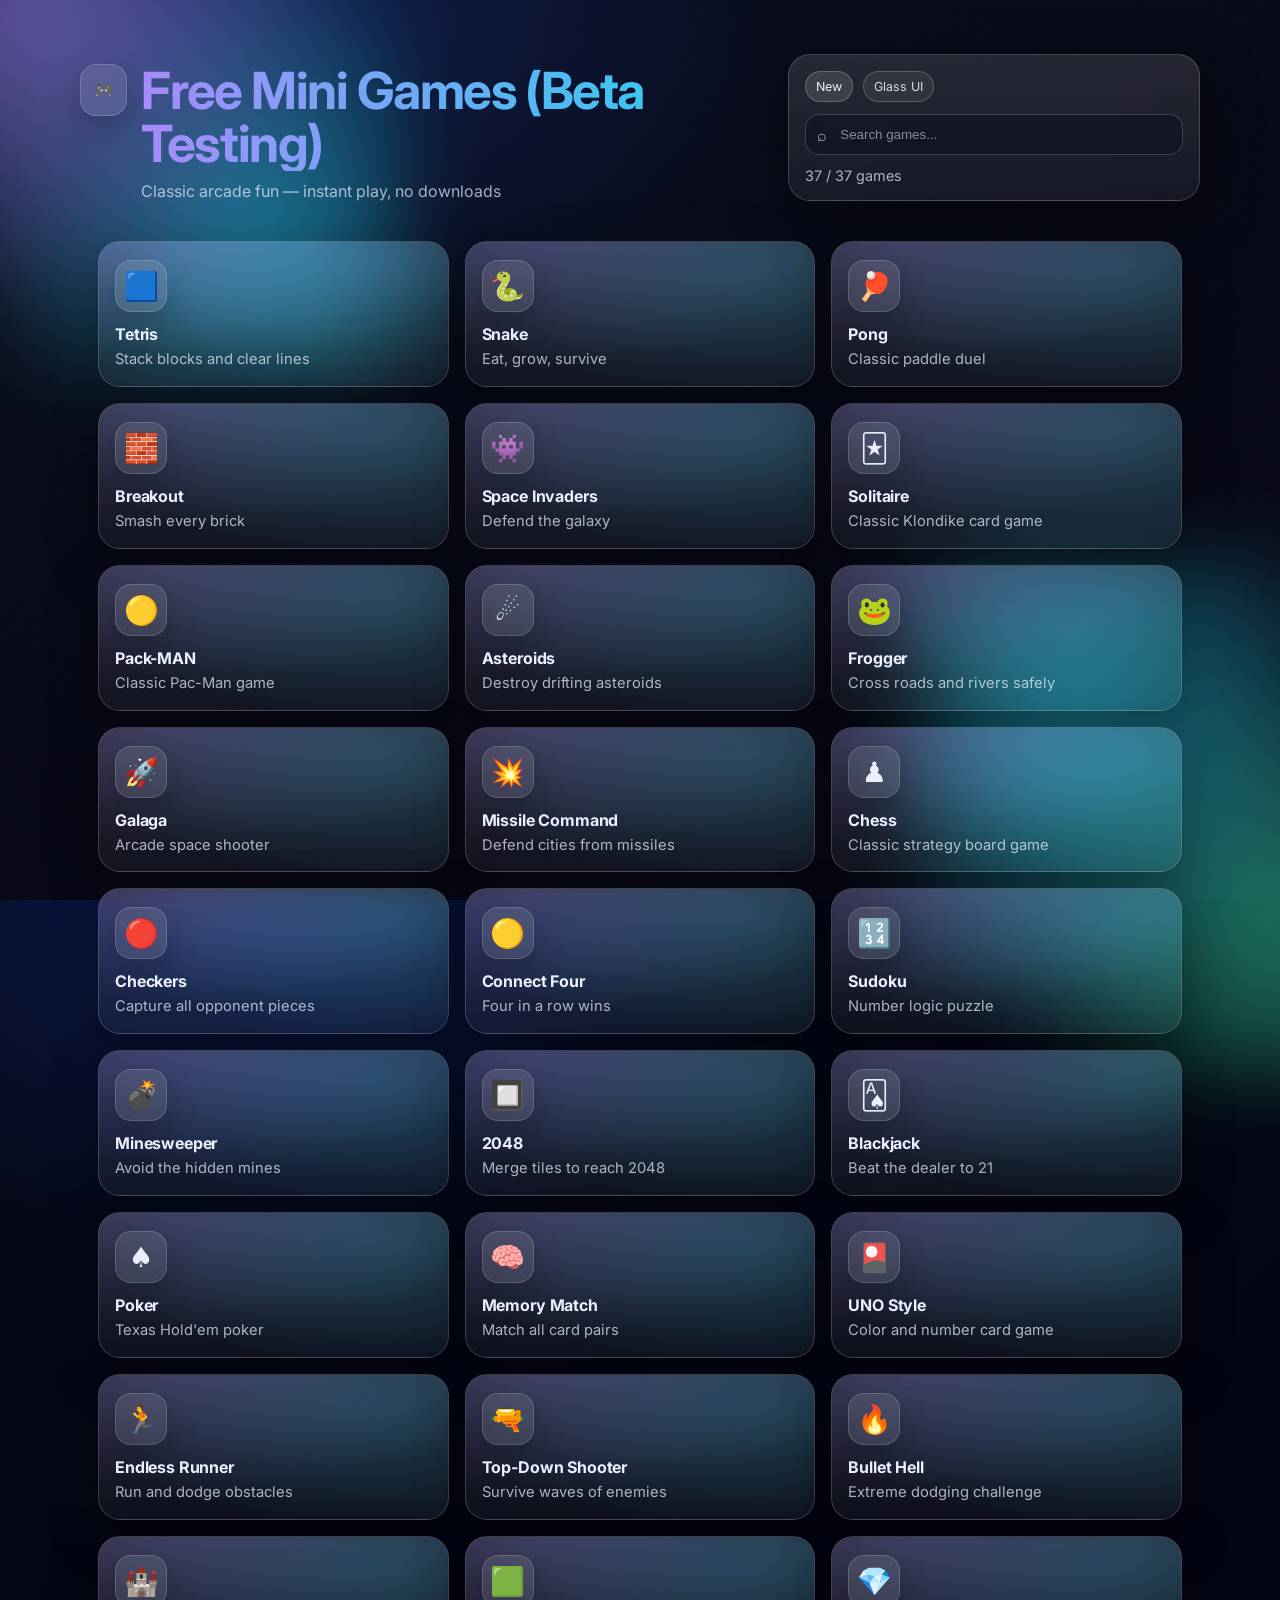
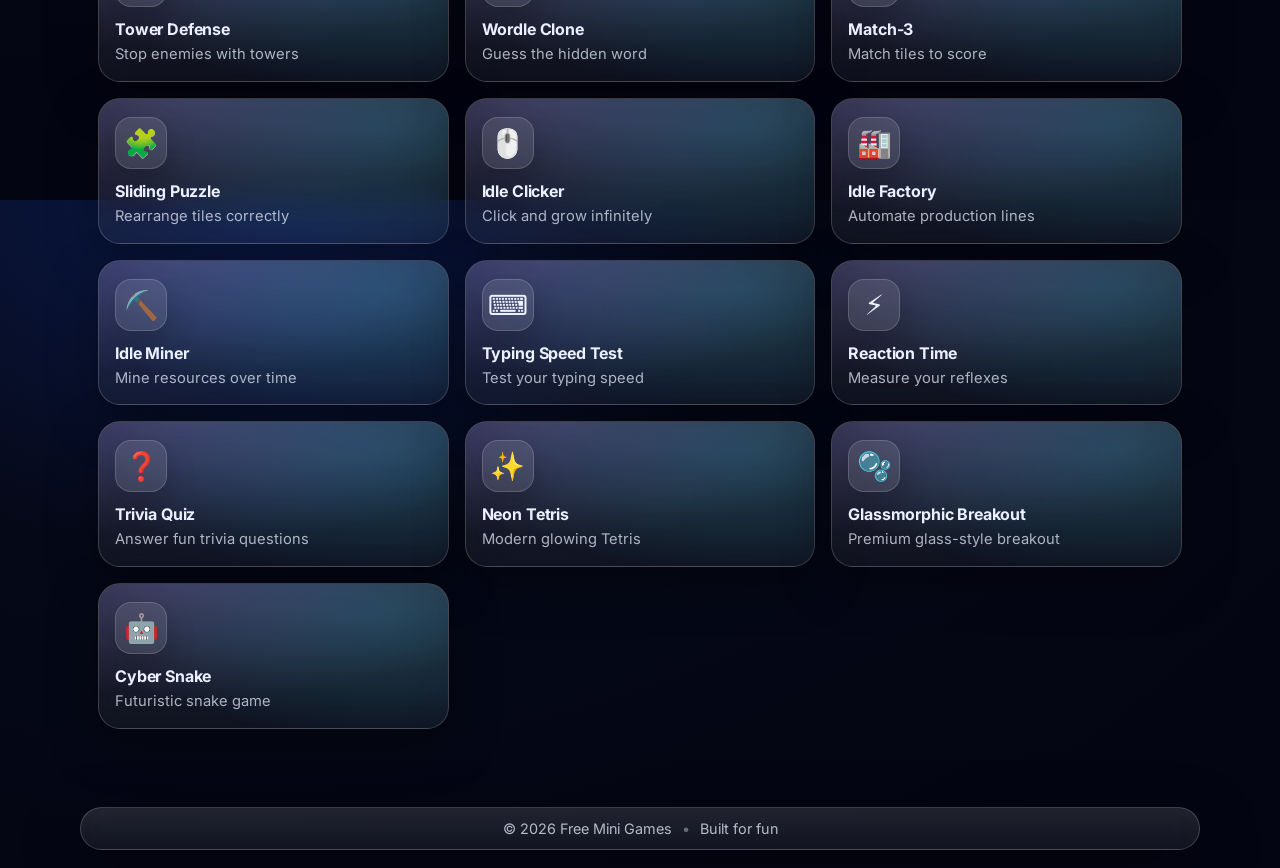
<file: index.html>
<!DOCTYPE html>
<html lang="en">
<head>
  <meta charset="UTF-8" />
  <meta name="viewport" content="width=device-width, initial-scale=1.0" />
  <title>Free Mini Games</title>

  <!-- Font -->
  <link rel="preconnect" href="https://fonts.googleapis.com">
  <link rel="preconnect" href="https://fonts.gstatic.com" crossorigin>
  <link href="https://fonts.googleapis.com/css2?family=Inter:wght@300;500;700;800&display=swap" rel="stylesheet">

  <!-- Styles (FIXED PATH) -->
  <link rel="stylesheet" href="./style.css" />
</head>
<body>

  <!-- Background FX -->
  <div class="bg">
    <div class="blob b1"></div>
    <div class="blob b2"></div>
    <div class="noise"></div>
  </div>

  <header class="hero">
    <div class="hero-inner">
      <div class="brand">
        <div class="brand-mark" aria-hidden="true">🎮</div>
        <div class="brand-text">
          <h1>Free Mini Games (Beta Testing)</h1>
          <p class="subtitle">Classic arcade fun — instant play, no downloads</p>
        </div>
      </div>

      <div class="hero-card glass">
        <div class="hero-top">
          <div class="pill">New</div>
          <div class="pill subtle">Glass UI</div>
        </div>

        <div class="controls">
          <div class="search">
            <span class="search-icon" aria-hidden="true">⌕</span>
            <input id="searchInput" type="text" placeholder="Search games..." autocomplete="off" />
          </div>

          <div class="stats" id="statsText">Loading games…</div>
        </div>
      </div>
    </div>
  </header>

  <main class="wrap">
    <section class="games-grid" id="gamesGrid" aria-label="Game list"></section>

    <div class="empty glass" id="emptyState" hidden>
      <div class="empty-title">No matches</div>
      <div class="empty-desc">Try a different search term.</div>
      <button class="btn" id="clearBtn" type="button">Clear search</button>
    </div>
  </main>

  <footer class="footer">
    <div class="footer-inner glass">
      <span>© 2026 Free Mini Games</span>
      <span class="dot">•</span>
      <span>Built for fun</span>
    </div>
  </footer>

  <!-- Script (FIXED PATH) -->
  <script src="./games.js"></script>
</body>
</html>
</file>
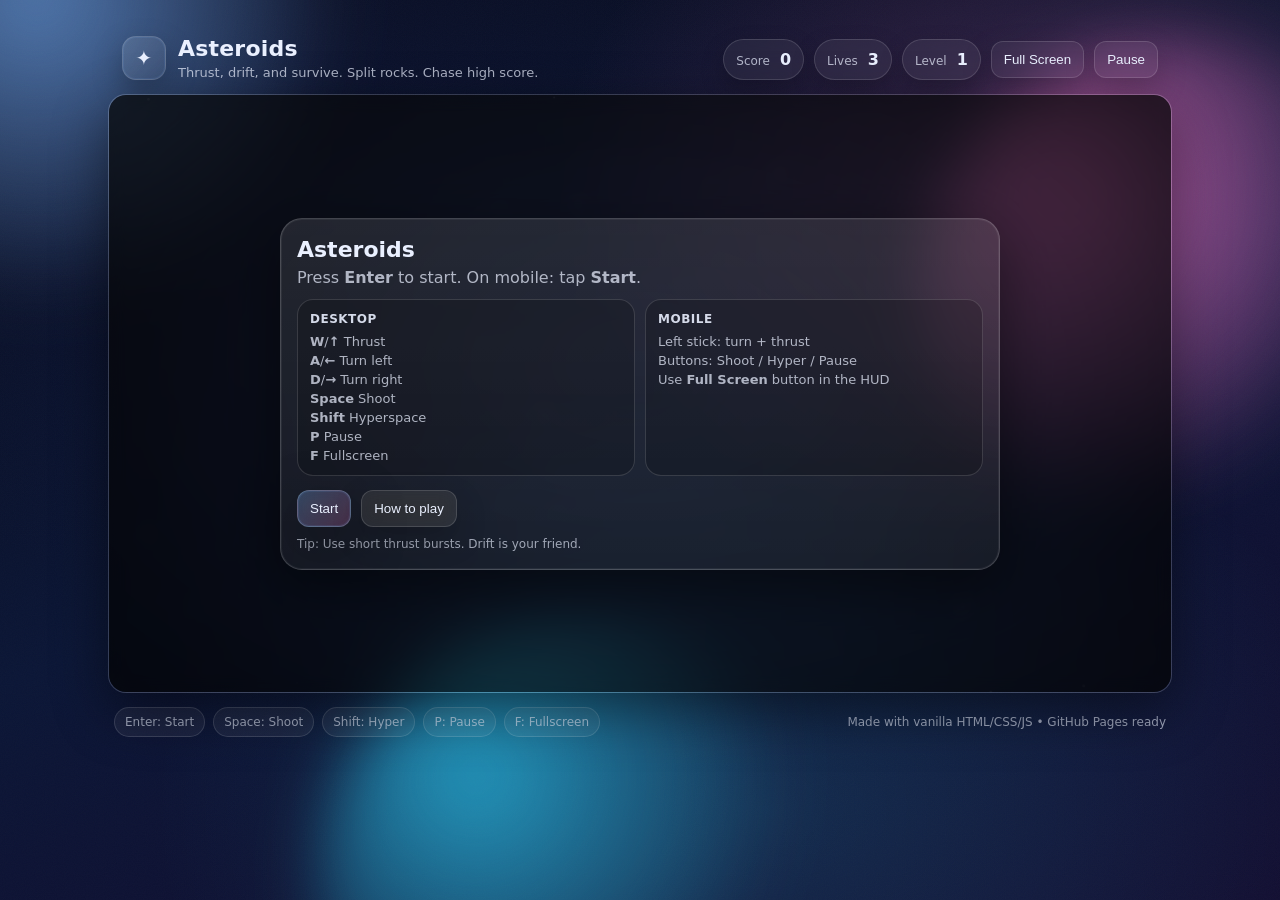
<file: games/asteroids/index.html>
<!doctype html>
<html lang="en">
<head>
  <meta charset="utf-8" />
  <meta name="viewport" content="width=device-width,initial-scale=1,viewport-fit=cover" />
  <title>Asteroids</title>
  <link rel="stylesheet" href="style.css" />
</head>
<body>
  <div class="bg">
    <div class="orb o1"></div>
    <div class="orb o2"></div>
    <div class="orb o3"></div>
    <div class="noise"></div>
  </div>

  <main class="wrap">
    <header class="top">
      <div class="brand">
        <div class="logo" aria-hidden="true">✦</div>
        <div>
          <h1>Asteroids</h1>
          <p class="sub">Thrust, drift, and survive. Split rocks. Chase high score.</p>
        </div>
      </div>

      <div class="hud">
        <div class="pill"><span class="k">Score</span><span id="score">0</span></div>
        <div class="pill"><span class="k">Lives</span><span id="lives">3</span></div>
        <div class="pill"><span class="k">Level</span><span id="level">1</span></div>

        <!-- NEW: Fullscreen toggle -->
        <button id="btnFull" class="btn ghost" type="button" aria-label="Fullscreen">Full Screen</button>

        <button id="btnPause" class="btn ghost" type="button" aria-label="Pause">Pause</button>
      </div>
    </header>

    <section class="stage">
      <canvas id="game" width="960" height="540" aria-label="Asteroids game canvas"></canvas>

      <div class="overlay" id="overlay">
        <div class="card">
          <h2 id="ovTitle">Asteroids</h2>
          <p id="ovText">Press <b>Enter</b> to start. On mobile: tap <b>Start</b>.</p>

          <div class="grid2">
            <div class="hint">
              <div class="ht">Desktop</div>
              <div class="hb">
                <div><b>W</b>/<b>↑</b> Thrust</div>
                <div><b>A</b>/<b>←</b> Turn left</div>
                <div><b>D</b>/<b>→</b> Turn right</div>
                <div><b>Space</b> Shoot</div>
                <div><b>Shift</b> Hyperspace</div>
                <div><b>P</b> Pause</div>
                <div><b>F</b> Fullscreen</div>
              </div>
            </div>
            <div class="hint">
              <div class="ht">Mobile</div>
              <div class="hb">
                <div>Left stick: turn + thrust</div>
                <div>Buttons: Shoot / Hyper / Pause</div>
                <div>Use <b>Full Screen</b> button in the HUD</div>
              </div>
            </div>
          </div>

          <div class="row">
            <button id="btnStart" class="btn primary" type="button">Start</button>
            <button id="btnHow" class="btn" type="button">How to play</button>
          </div>

          <div class="small" id="ovSmall">Tip: Use short thrust bursts. Drift is your friend.</div>
        </div>
      </div>

      <div class="touch" id="touchUI" aria-hidden="true">
        <div class="stick">
          <div class="ring"></div>
          <div class="knob" id="knob"></div>
        </div>
        <div class="tbtns">
          <button class="tbtn" id="tShoot" type="button">Shoot</button>
          <button class="tbtn" id="tHyper" type="button">Hyper</button>
          <button class="tbtn ghost" id="tPause" type="button">Pause</button>
        </div>
      </div>
    </section>

    <footer class="foot">
      <div class="keys">
        <span class="chip">Enter: Start</span>
        <span class="chip">Space: Shoot</span>
        <span class="chip">Shift: Hyper</span>
        <span class="chip">P: Pause</span>
        <span class="chip">F: Fullscreen</span>
      </div>
      <div class="muted">Made with vanilla HTML/CSS/JS • GitHub Pages ready</div>
    </footer>
  </main>

  <script src="game.js"></script>
</body>
</html>
</file>
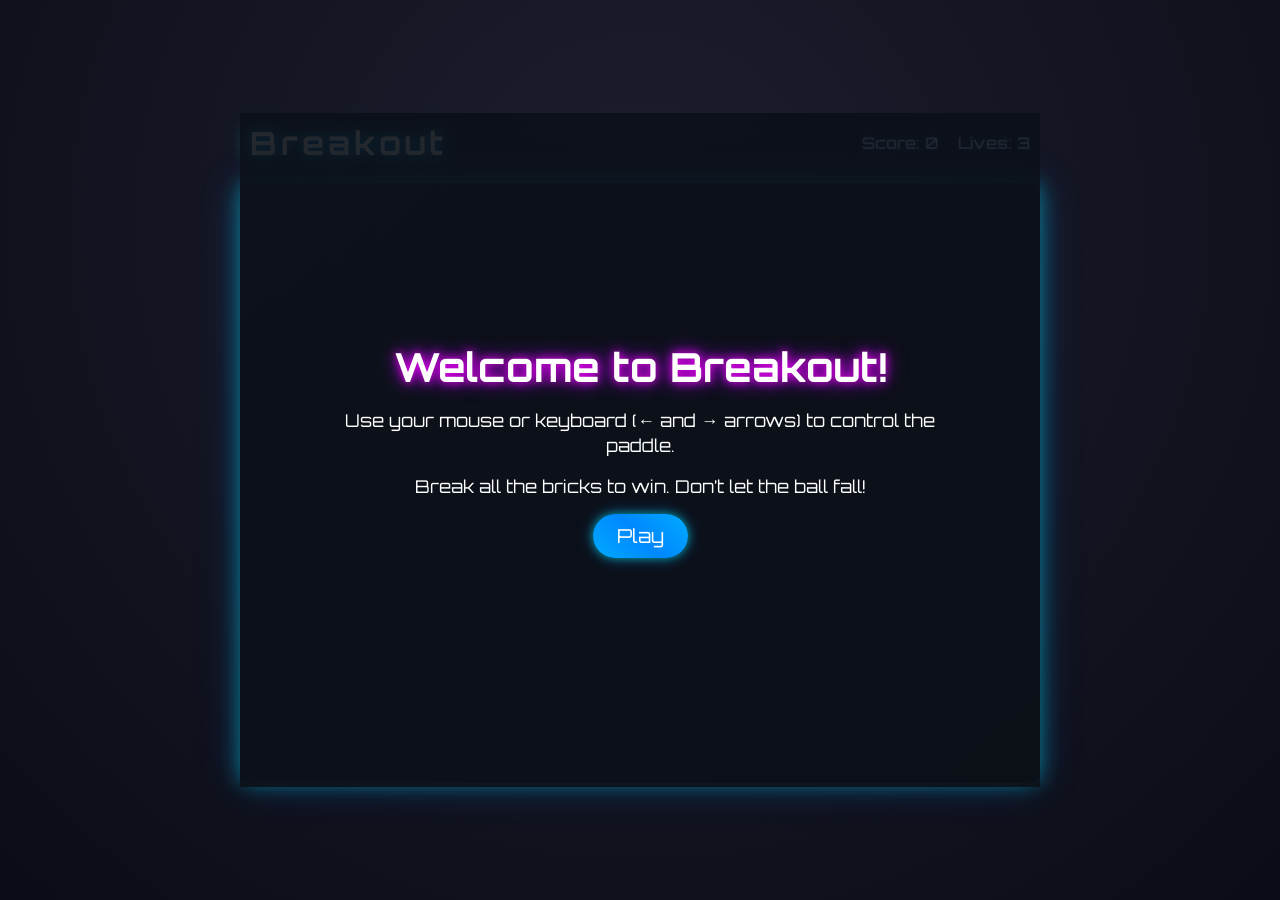
<file: games/breakout/index.html>
<!DOCTYPE html>
<html lang="en">
<head>
  <meta charset="UTF-8" />
  <meta name="viewport" content="width=device-width, initial-scale=1.0" />
  <title>Modern Breakout Game</title>
  <link rel="stylesheet" href="style.css" />
  <!-- Google Fonts for a modern look -->
  <link href="https://fonts.googleapis.com/css2?family=Orbitron:wght@400;700&display=swap" rel="stylesheet">
</head>
<body>
  <div id="gameContainer">
    <header>
      <h1>Breakout</h1>
      <div id="scoreboard">
        <span id="score">Score: 0</span>
        <span id="lives">Lives: 3</span>
      </div>
    </header>
    <canvas id="gameCanvas" width="800" height="600"></canvas>
    <div id="startScreen" class="overlay">
      <h2>Welcome to Breakout!</h2>
      <p>Use your mouse or keyboard (← and → arrows) to control the paddle.</p>
      <p>Break all the bricks to win. Don’t let the ball fall!</p>
      <button id="startButton">Play</button>
    </div>
    <div id="gameOverScreen" class="overlay">
      <h2 id="gameOverTitle"></h2>
      <p id="finalScore"></p>
      <button id="restartButton">Play Again</button>
    </div>
  </div>
  <script src="script.js"></script>
</body>
</html>
</file>
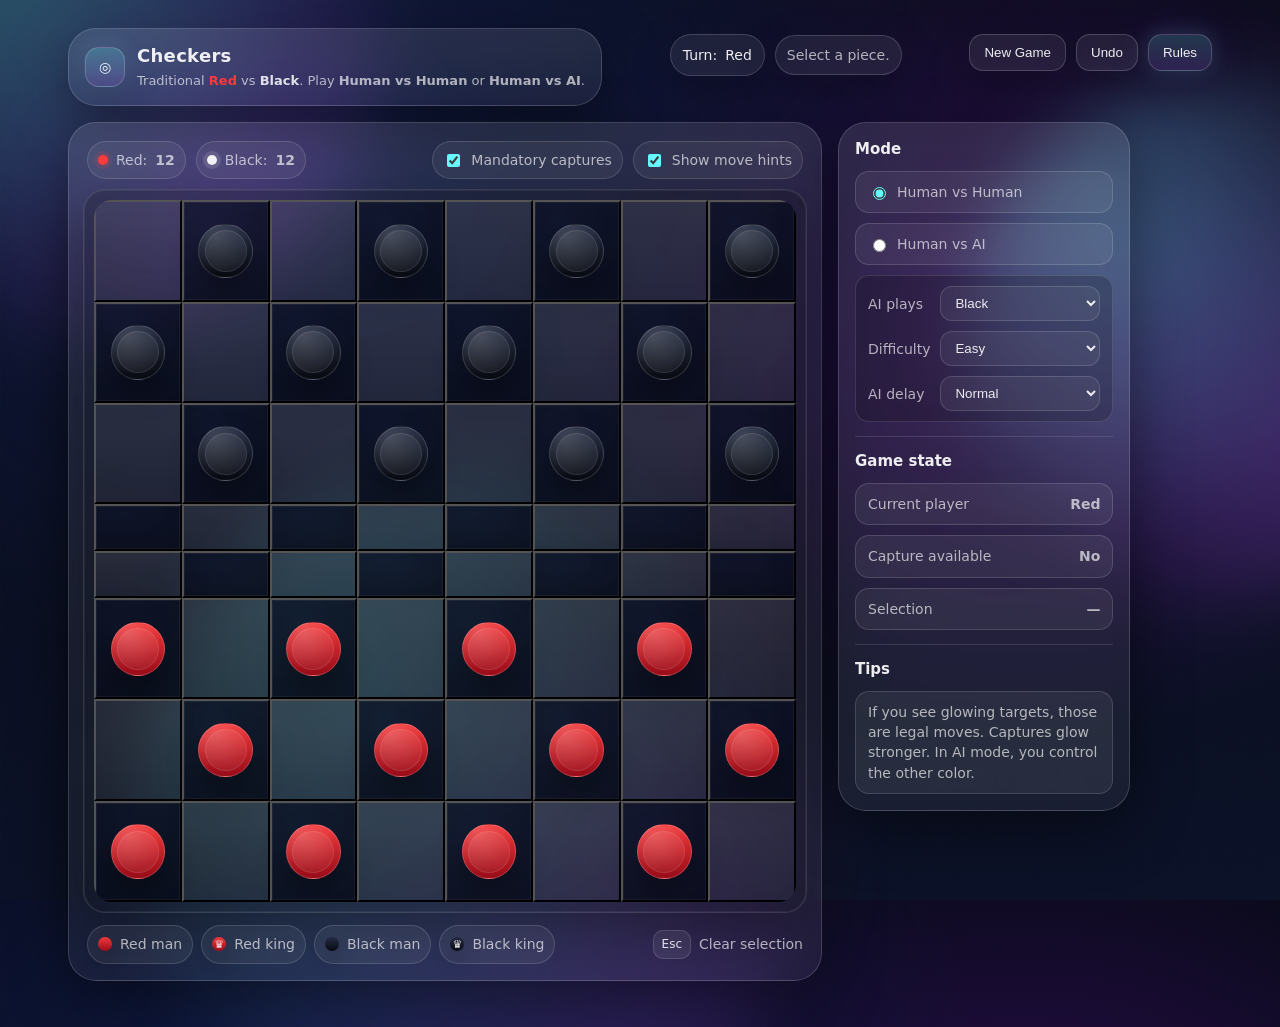
<file: games/checkers/index.html>
<!-- /index.html -->
<!doctype html>
<html lang="en">
<head>
  <meta charset="utf-8" />
  <meta name="viewport" content="width=device-width,initial-scale=1,viewport-fit=cover" />
  <title>Checkers — Red vs Black (Human / AI)</title>
  <link rel="stylesheet" href="style.css" />
</head>
<body>
  <div class="bg">
    <div class="orb o1"></div>
    <div class="orb o2"></div>
    <div class="orb o3"></div>
    <div class="noise"></div>
  </div>

  <main class="wrap">
    <header class="top">
      <div class="brand">
        <div class="logo" aria-hidden="true">◎</div>
        <div>
          <h1>Checkers</h1>
          <p class="sub">
            Traditional <b class="red">Red</b> vs <b class="blk">Black</b>.
            Play <b>Human vs Human</b> or <b>Human vs AI</b>.
          </p>
        </div>
      </div>

      <div class="hud">
        <div class="pill" id="turnPill" aria-live="polite">
          Turn: <span id="turnText">Red</span>
        </div>
        <div class="pill small" id="statusPill" aria-live="polite">Select a piece.</div>
      </div>

      <div class="actions">
        <button class="btn ghost" id="btnNew" type="button">New Game</button>
        <button class="btn ghost" id="btnUndo" type="button" title="Undo last move (once)">Undo</button>
        <button class="btn" id="btnRules" type="button">Rules</button>
      </div>
    </header>

    <section class="grid">
      <div class="card boardCard">
        <div class="boardTop">
          <div class="counts">
            <div class="count">
              <span class="dot red"></span>
              <span>Red:</span>
              <b id="redCount">12</b>
            </div>
            <div class="count">
              <span class="dot blk"></span>
              <span>Black:</span>
              <b id="blackCount">12</b>
            </div>
          </div>

          <div class="toggles">
            <label class="toggle">
              <input type="checkbox" id="mustCapture" checked />
              <span>Mandatory captures</span>
            </label>
            <label class="toggle">
              <input type="checkbox" id="showHints" checked />
              <span>Show move hints</span>
            </label>
          </div>
        </div>

        <div class="boardWrap" aria-label="Checkers board">
          <div id="board" class="board" role="grid" aria-label="8 by 8 checkers board"></div>
        </div>

        <footer class="boardFooter">
          <div class="legend">
            <span class="chip"><span class="mini red"></span> Red man</span>
            <span class="chip"><span class="mini red king"></span> Red king</span>
            <span class="chip"><span class="mini blk"></span> Black man</span>
            <span class="chip"><span class="mini blk king"></span> Black king</span>
          </div>
          <div class="kbd">
            <span class="kbdKey">Esc</span> Clear selection
          </div>
        </footer>
      </div>

      <aside class="card side">
        <h2>Mode</h2>

        <div class="mode">
          <label class="radio">
            <input type="radio" name="mode" id="modeHuman" checked />
            <span>Human vs Human</span>
          </label>

          <label class="radio">
            <input type="radio" name="mode" id="modeAI" />
            <span>Human vs AI</span>
          </label>

          <div class="aiBox">
            <div class="row">
              <span>AI plays</span>
              <select id="aiSide">
                <option value="black" selected>Black</option>
                <option value="red">Red</option>
              </select>
            </div>
            <div class="row">
              <span>Difficulty</span>
              <select id="aiDifficulty">
                <option value="easy" selected>Easy</option>
                <option value="medium">Medium</option>
                <option value="hard">Hard</option>
              </select>
            </div>
            <div class="row">
              <span>AI delay</span>
              <select id="aiDelay">
                <option value="200">Fast</option>
                <option value="450" selected>Normal</option>
                <option value="750">Slow</option>
              </select>
            </div>
          </div>
        </div>

        <div class="divider"></div>

        <h2>Game state</h2>
        <div class="state">
          <div class="row"><span>Current player</span><b id="sidePlayer">Red</b></div>
          <div class="row"><span>Capture available</span><b id="capAvail">—</b></div>
          <div class="row"><span>Selection</span><b id="selInfo">—</b></div>
        </div>

        <div class="divider"></div>

        <h2>Tips</h2>
        <p class="tip">
          If you see glowing targets, those are legal moves. Captures glow stronger. In AI mode, you control the other color.
        </p>
      </aside>
    </section>
  </main>

  <div class="modal" id="modal" aria-hidden="true">
    <div class="modalCard" role="dialog" aria-modal="true" aria-labelledby="modalTitle">
      <div class="modalHead">
        <h3 id="modalTitle">Rules</h3>
        <button class="iconBtn" id="btnClose" aria-label="Close">✕</button>
      </div>
      <div class="modalBody" id="modalBody"></div>
      <div class="modalFoot">
        <button class="btn ghost" id="btnClose2" type="button">Close</button>
      </div>
    </div>
  </div>

  <script src="game.js"></script>
</body>
</html>
</file>
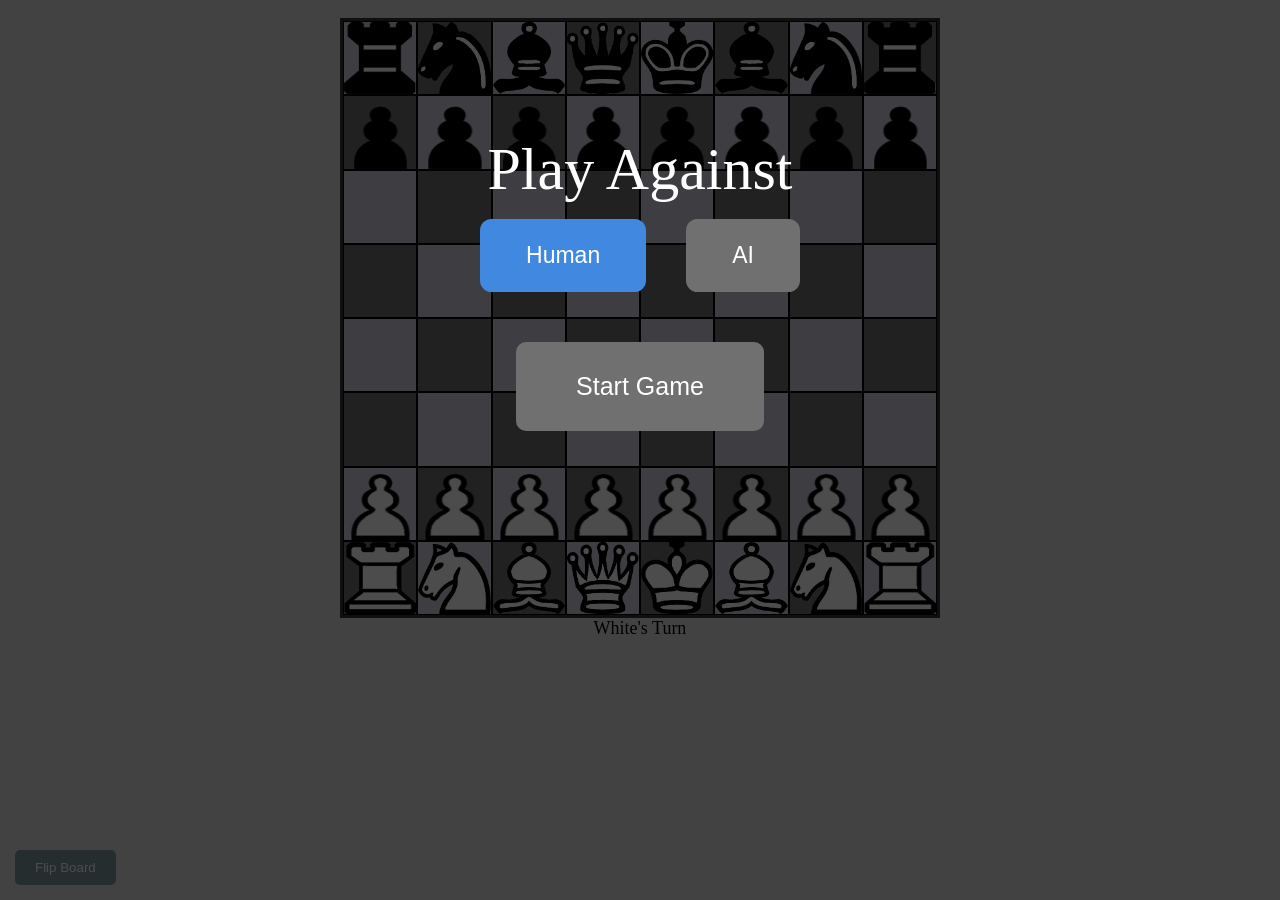
<file: games/chess/index.html>
<!DOCTYPE html>
<html>
<head>
	<title>Chess Game</title>
	<link rel="stylesheet" type="text/css" href="chess.css">
    <meta name="viewport" content="width=device-width, initial-scale=1" />
	<meta property="og:image" content="img/share.jpeg" />
	<meta property="og:description" content="A complete well automated chess game made by JavaScript that contains AI. Check it out. I hope you like it." />
	<meta name="author" content="Ahmed Alkholy">
	<link rel="icon" type="image/x-icon" href="favicon.ico">
</head>
<body>

<div id="startscene" class="scene show">
	<div class="scene-content" style="margin-top: 15vh;">
		<div style="margin-bottom: 50px;">
			<h2>Play Against</h2>
			<input type="radio" name="oponent" id="humanOponent" value="human" onchange="changeColorSelect()" checked>
			<label for="humanOponent">Human</label>
			&ensp;
			<input type="radio" name="oponent" id="aiOponent" value="ai" onchange="changeColorSelect()">
			<label for="aiOponent">AI</label>
		</div>
		
		<div class="select-color-container" style="margin-bottom: 50px;display: none;">
			<h2>Select Your Color</h2>
			<input type="radio" name="human_color" id="humanColorWhite" value="white" checked>
			<label for="humanColorWhite">White</label>
			&ensp;
			<input type="radio" name="human_color" id="humanColorBlack" value="black">
			<label for="humanColorBlack">Black</label>
		</div>

		<div class="start-game-container">
			<button class="button button-big" onclick="startNewGame()">Start Game</button>
		</div>
	</div>
	<div class="overlay"></div>
</div>

<div id="endscene" class="scene">
	<p class="scene-content winning-sign"></p>
	<div class="overlay"></div>
</div>
	
<br>
	<div class="board-container">

		<div id="board">
			<div id="final" class="odd">
				<div id="81" class="square" data-square="8-a">
					<img class="piece rook" id="blackRook1" src="img/black-rook.webp">
				</div>
				<div id="82" class="square" data-square="8-b">
					<img class="piece knight" id="blackKnight1" src="img/black-knight.webp">
				</div>
				<div id="83" class="square" data-square="8-c">
					<img class="piece bishop" id="blackBishop1" data-color="black" src="img/black-bishop.webp">
				</div>
				<div id="84" class="square" data-square="8-d">
					<img class="piece bking" id="blackQueen" data-color="black" src="img/black-queen.webp">
				</div>
				<div id="85" class="square" data-square="8-e">
					<img class="piece bking" id="blackKing" data-color="black" src="img/black-king.webp">
				</div>
				<div id="86" class="square" data-square="8-f">
					<img class="piece bishop" id="blackBishop2" data-color="black" src="img/black-bishop.webp">
				</div>
				<div id="87" class="square" data-square="8-g">
					<img class="piece bking" id="blackKnight2" data-color="black" src="img/black-knight.webp">
				</div>
				<div id="88" class="square" data-square="8-h">
					<img class="piece rook" id="blackRook2" src="img/black-rook.webp">
				</div>
			</div>
			<div class="even">
				<div id="71" class="square" data-square="7-a">
					<img class="piece pawn" id="blackPawn1" src="img/black-pawn.webp">
				</div>
				<div id="72" class="square" data-square="7-b">
					<img class="piece pawn" id="blackPawn2" src="img/black-pawn.webp">
				</div>
				<div id="73" class="square" data-square="7-c">
					<img class="piece pawn" id="blackPawn3" src="img/black-pawn.webp">
				</div>
				<div id="74" class="square" data-square="7-d">
					<img class="piece pawn" id="blackPawn4" src="img/black-pawn.webp">
				</div>
				<div id="75" class="square" data-square="7-e">
					<img class="piece pawn" id="blackPawn5" src="img/black-pawn.webp">
				</div>
				<div id="76" class="square" data-square="7-f">
					<img class="piece pawn" id="blackPawn6" src="img/black-pawn.webp">
				</div>
				<div id="77" class="square" data-square="7-g">
					<img class="piece pawn" id="blackPawn7" src="img/black-pawn.webp">
				</div>
				<div id="78" class="square" data-square="7-h">
					<img class="piece pawn" id="blackPawn8" src="img/black-pawn.webp">
				</div>
			</div>
			<div class="odd">
				<div id="61" class="square" data-square="6-a"></div>
				<div id="62" class="square" data-square="6-b"></div>
				<div id="63" class="square" data-square="6-c"></div>
				<div id="64" class="square" data-square="6-d"></div>
				<div id="65" class="square" data-square="6-e"></div>
				<div id="66" class="square" data-square="6-f"></div>
				<div id="67" class="square" data-square="6-g"></div>
				<div id="68" class="square" data-square="6-h"></div>
			</div>
			<div class="even">
				<div id="51" class="square" data-square="5-a"></div>
				<div id="52" class="square" data-square="5-b"></div>
				<div id="53" class="square" data-square="5-c"></div>
				<div id="54" class="square" data-square="5-d"></div>
				<div id="55" class="square" data-square="5-e"></div>
				<div id="56" class="square" data-square="5-f"></div>
				<div id="57" class="square" data-square="5-g"></div>
				<div id="58" class="square" data-square="5-h"></div>
			</div>
			<div class="odd">
				<div id="41" class="square" data-square="4-a"></div>
				<div id="42" class="square" data-square="4-b"></div>
				<div id="43" class="square" data-square="4-c"></div>
				<div id="44" class="square" data-square="4-d"></div>
				<div id="45" class="square" data-square="4-e"></div>
				<div id="46" class="square" data-square="4-f"></div>
				<div id="47" class="square" data-square="4-g"></div>
				<div id="48" class="square" data-square="4-h"></div>
			</div>
			<div class="even">
				<div id="31" class="square" data-square="3-a"></div>
				<div id="32" class="square" data-square="3-b"></div>
				<div id="33" class="square" data-square="3-c"></div>
				<div id="34" class="square" data-square="3-d"></div>
				<div id="35" class="square" data-square="3-e"></div>
				<div id="36" class="square" data-square="3-f"></div>
				<div id="37" class="square" data-square="3-g"></div>
				<div id="38" class="square" data-square="3-h"></div>
			</div>
			<div class="odd">
				<div class="square white" id="21" data-square="2-a">
					<img class="piece pawn" id="whitePawn1" src="img/white-pawn.webp">
				</div>
				<div class="square white" id="22" data-square="2-b">
					<img class="piece pawn" id="whitePawn2" src="img/white-pawn.webp">
				</div>
				<div class="square white" id="23" data-square="2-c">
					<img class="piece pawn" id="whitePawn3" src="img/white-pawn.webp">
				</div>
				<div class="square white" id="24" data-square="2-d">
					<img class="piece pawn" id="whitePawn4" src="img/white-pawn.webp">
				</div>
				<div class="square white" id="25" class="square" data-square="2-e">
					<img class="piece pawn" id="whitePawn5" src="img/white-pawn.webp">
				</div>
				<div class="square white" id="26" data-square="2-f">
					<img class="piece pawn" id="whitePawn6" src="img/white-pawn.webp">
				</div>
				<div class="square white" id="27" data-square="2-g">
					<img class="piece pawn" id="whitePawn7" src="img/white-pawn.webp">
				</div>
				<div class="square white" id="28" data-square="2-h">
					<img class="piece pawn" id="whitePawn8" src="img/white-pawn.webp">
				</div>
			</div>
			<div class="even">
				<div id="11" class="square white" data-square="1-a">
					<img class="piece rook" id="whiteRook1" src="img/white-rook.webp">
				</div>
				<div id="12" class="square white" data-square="1-b">
					<img class="piece knight" id="whiteKnight1" src="img/white-knight.webp">
				</div>
				<div id="13" class="square white" data-square="1-c">
					<img class="piece bishop" id="whiteBishop1" data-color="white" src="img/white-bishop.webp">
				</div>
				<div id="14" class="square white" data-square="1-d">
					<img class="piece queen" id="whiteQueen" src="img/white-queen.webp">
				</div>
				<div id="15" class="square white" data-square="1-e">
					<img class="piece wking" src="img/white-king.webp" class="white" id="whiteKing">
				</div>
				<div id="16" class="square white" data-square="1-f">
					<img class="piece knight" id="whiteBishop2" src="img/white-bishop.webp">
				</div>
				<div id="17" class="square white" data-square="1-g">
					<img class="piece knight" id="whiteKnight2" src="img/white-knight.webp">
				</div>
				<div id="18" class="square white" data-square="1-h">
					<img class="piece rook" id="whiteRook2" src="img/white-rook.webp">
				</div>
			</div>
		</div>

		<p id="turn">White's Turn</p>

		<div class="semataries">
			<div id="whiteSematary" class="sematary">
				<div class="pawn"></div>
				<div class="knight"></div>
				<div class="bishop"></div>
				<div class="rook"></div>
				<div class="queen"></div>
			</div>
	
			<div id="blackSematary" class="sematary">
				<div class="pawn"></div>
				<div class="knight"></div>
				<div class="bishop"></div>
				<div class="rook"></div>
				<div class="queen"></div>
			</div>
		</div>

	</div>

<div style="position:absolute;left:15px;bottom:15px;">
	<button class="flip-board" onclick="boardAnimate()">Flip Board</button>
</div>

<script type="text/javascript" src="piece.js"></script>
<script type="text/javascript" src="History.js"></script>
<script type="text/javascript" src="Game.js"></script>
<script type="text/javascript" src="SimulationGame.js"></script>
<script type="text/javascript" src="ai.js"></script>
<script type="text/javascript" src="Board.js"></script>

<script type="text/javascript">
	const boardAnimate = () => {
		const board = document.getElementById('board');
		const elements = board.getElementsByClassName('piece');
		if (board.classList.contains('animate')) {
			board.classList.remove('animate');
			board.classList.add('animate-backward');
			for (element of elements) {
				element.classList.remove('forward');
				element.classList.add('backward');
			}
		}
		else{
			board.classList.remove('animate-backward');
			board.classList.add('animate');
			for (element of elements) {
				element.classList.remove('backward');
				element.classList.add('forward');
			}
		}	
	}
</script>

<script>
	const changeColorSelect = () => {
		const playAgainst = document.querySelector('input[name="oponent"]:checked').value;
		if (playAgainst === 'ai') {
			showColorSelect();
		}
		else {
			hideColorSelect();
		}		
	}

	changeColorSelect();
</script>

</body>
</html>
</file>
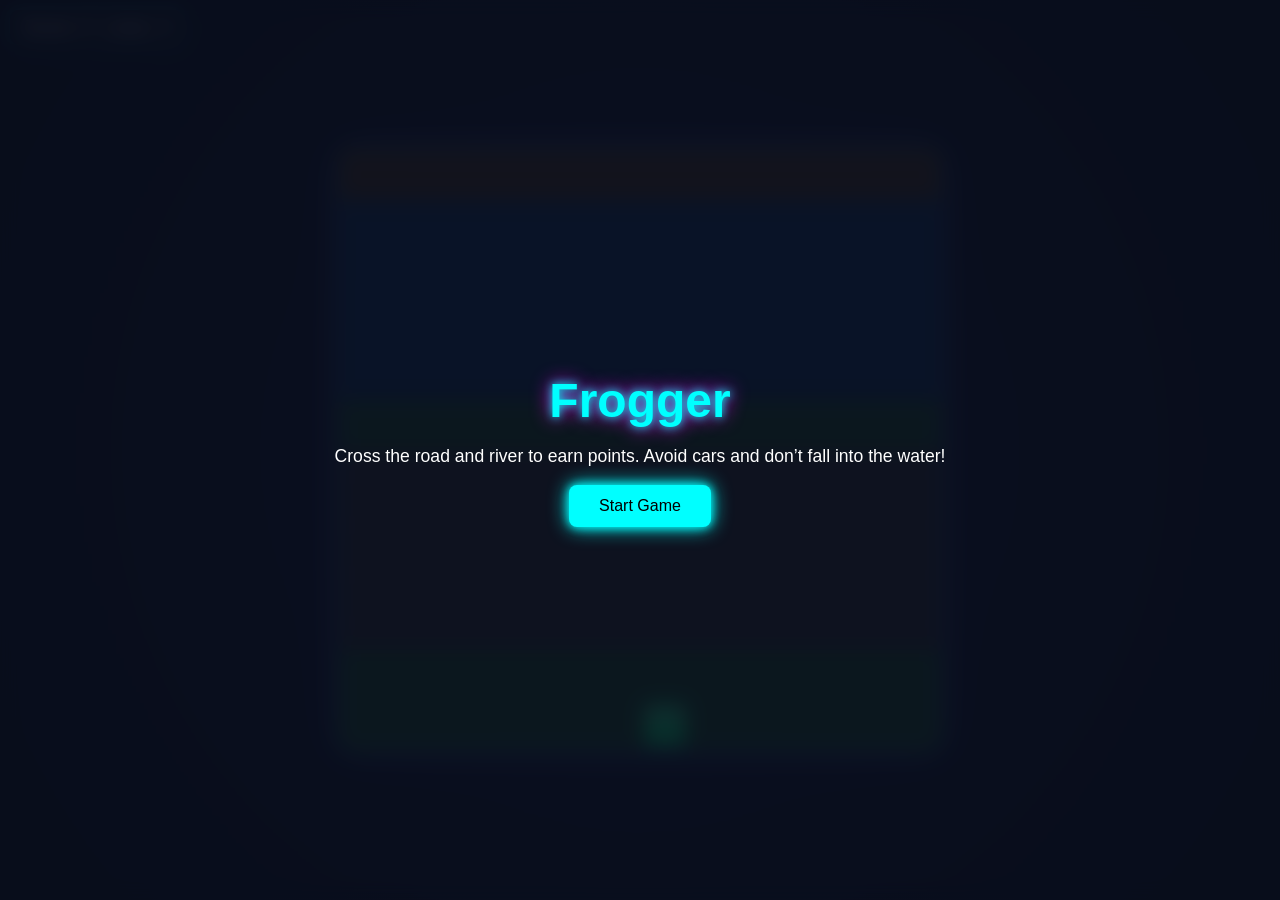
<file: games/frogger/index.html>
<!DOCTYPE html>
<html lang="en">
<head>
  <meta charset="UTF-8">
  <meta name="viewport" content="width=device-width, initial-scale=1.0">
  <title>Frogger Game</title>
  <link rel="stylesheet" href="style.css">
</head>
<body>
  <!-- Start Screen Overlay -->
  <div id="startScreen" class="overlay active">
    <h1>Frogger</h1>
    <p class="subtitle">Cross the road and river to earn points. Avoid cars and don’t fall into the water!</p>
    <button id="startButton" class="primary">Start Game</button>
  </div>

  <!-- Game Over Overlay -->
  <div id="gameOverScreen" class="overlay">
    <h1>Game Over</h1>
    <p id="finalScore" class="subtitle">Score: 0</p>
    <button id="restartButton" class="primary">Restart</button>
  </div>

  <!-- Score Display -->
  <div id="scoreDisplay">Score: 0&nbsp;&nbsp;Lives: 3</div>

  <!-- Game Canvas -->
  <canvas id="gameCanvas" width="600" height="600"></canvas>

  <!-- Mobile Controls -->
  <div id="controls">
    <div id="upButton" class="control">▲</div>
    <div id="leftButton" class="control">◄</div>
    <div id="downButton" class="control">▼</div>
    <div id="rightButton" class="control">►</div>
  </div>

  <script src="game.js"></script>
</body>
</html>
</file>
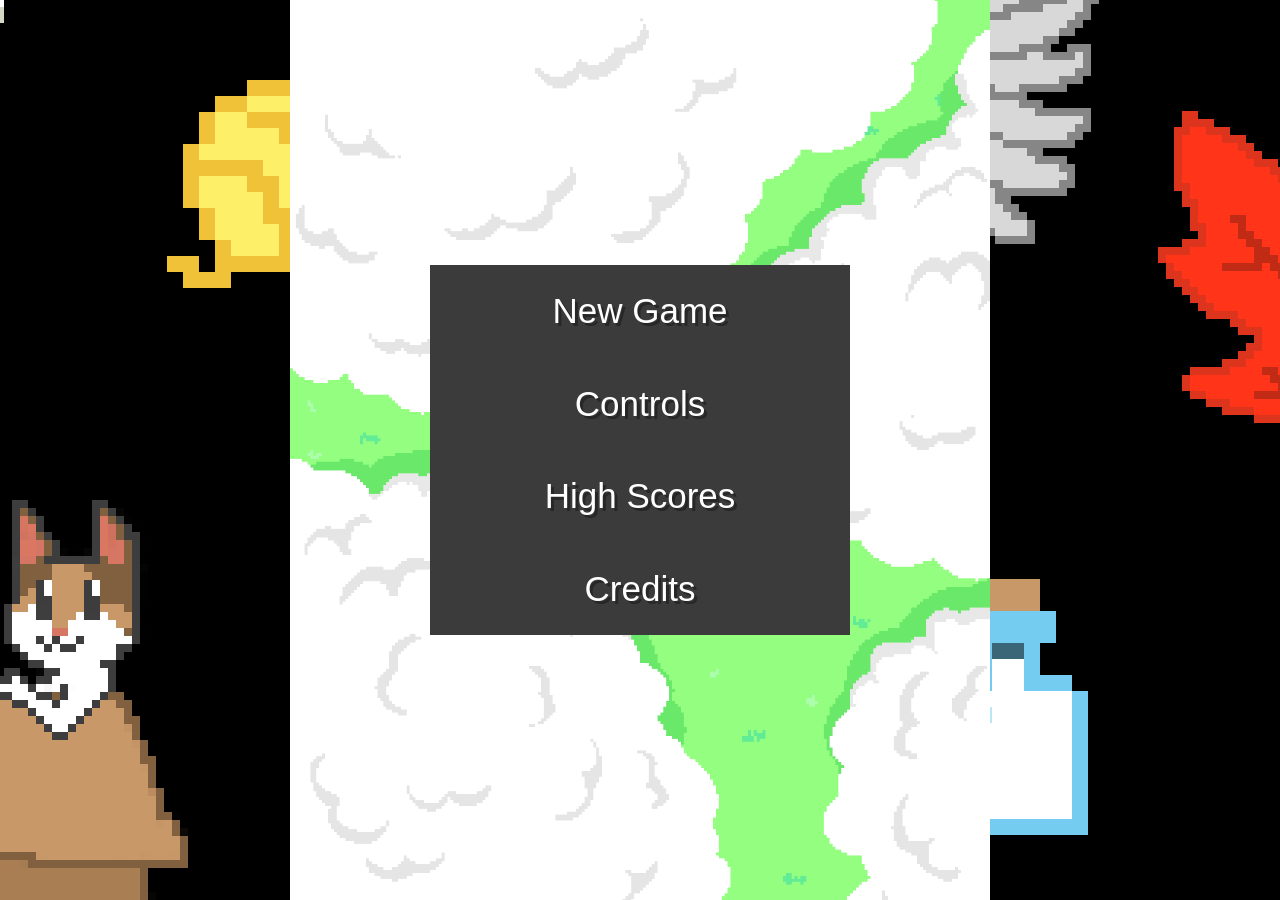
<file: games/galaga/index.html>
<!DOCTYPE html>
<html>
    <head>
        <meta charset="utf-8">
        <title>Agalag</title>
        <link rel="icon" type="image/png" href="./images/projectiles/fish.png">
        <meta name="description" content="">
        <meta name="viewport" content="width=device-width, initial-scale=1.0">

        <script src="https://code.jquery.com/jquery-3.2.1.slim.min.js" integrity="sha384-KJ3o2DKtIkvYIK3UENzmM7KCkRr/rE9/Qpg6aAZGJwFDMVNA/GpGFF93hXpG5KkN" crossorigin="anonymous"></script>

        <!--Bootstrap-->
        <link href="https://cdn.jsdelivr.net/npm/bootstrap@5.3.0-alpha1/dist/css/bootstrap.min.css" rel="stylesheet" integrity="sha384-GLhlTQ8iRABdZLl6O3oVMWSktQOp6b7In1Zl3/Jr59b6EGGoI1aFkw7cmDA6j6gD" crossorigin="anonymous">
        <script defer src="https://cdn.jsdelivr.net/npm/bootstrap@5.3.0-alpha1/dist/js/bootstrap.bundle.min.js" integrity="sha384-w76AqPfDkMBDXo30jS1Sgez6pr3x5MlQ1ZAGC+nuZB+EYdgRZgiwxhTBTkF7CXvN" crossorigin="anonymous"></script>

        <link rel="stylesheet" href="./styles.css">
        <script type="module" defer src="./driver.js"></script>
    </head>
    <body>
        <div class="master-wrapper">
            <div class="game-container">
                <canvas id="canvas" width="896" height="1152"></canvas>
                <div class="menu-wrapper" id="main-menu">
                    <span class="menu-item" id="new-game">New Game</span>
                    <span class="menu-item" id="remap-controls">Controls</span>
                    <span class="menu-item" id="high-scores">High Scores</span>
                    <span class="menu-item" id="credits">Credits</span>
                </div>
                <div class="menu-wrapper" id="controls-menu">
                    <span class="menu-item controls-item" id="remap-move-left-button">Move Left: "ArrowLeft"</span>
                    <span class="menu-item controls-item" id="remap-move-right-button">Move Right: "ArrowRight"</span>
                    <span class="menu-item controls-item" id="remap-fire-button">Fire: " "</span>
                    <span class="menu-item controls-item" id="remap-pause-button">Pause/Back: "Escape"</span>
                    <span class="menu-item controls-item" id="reset-default-button">Restore Defaults</span>
                </div>
                <div class="menu-wrapper" id="pause-menu">
                    <span class="menu-item" id="resume">Resume Game</span>
                    <span class="menu-item" id="quit">Quit to Menu</span>
                </div>
                <div class="menu-wrapper" id="high-scores-display">
                    <ul class="list-group" id="high-scores-list">
                    </ul>
                    <span class="menu-item" id="clear-high-scores">Clear Scores</span>
                </div>
                <div class="menu-wrapper" id="credits-display">
                    <p class="credits-p">Made by Ryan Andersen, Kyler Nelson, and Logan Smith for Dean Mathias's Technical Game Development Class</p>
                    <p class="credits-p">Art, Music, & SFX by Ryan Andersen</p>
                    <p class="credits-p">Thanks for playing!</p>
                </div>
                <div class="menu-wrapper" id="game-over">
                    <span>Game Over!</span>
                    <span id="score-span">Your Score: </span>
                    <span id="shots-span">Shots Fired: </span>
                    <span id="hits-span">Shots Hit: </span>
                    <span id="hit-miss-span">Hit/Miss Ratio: </span>
                </div>
                <span class="menu-item" id="back-button">Back</span>
            </div>
        </div>
    </body>
</html>
</file>
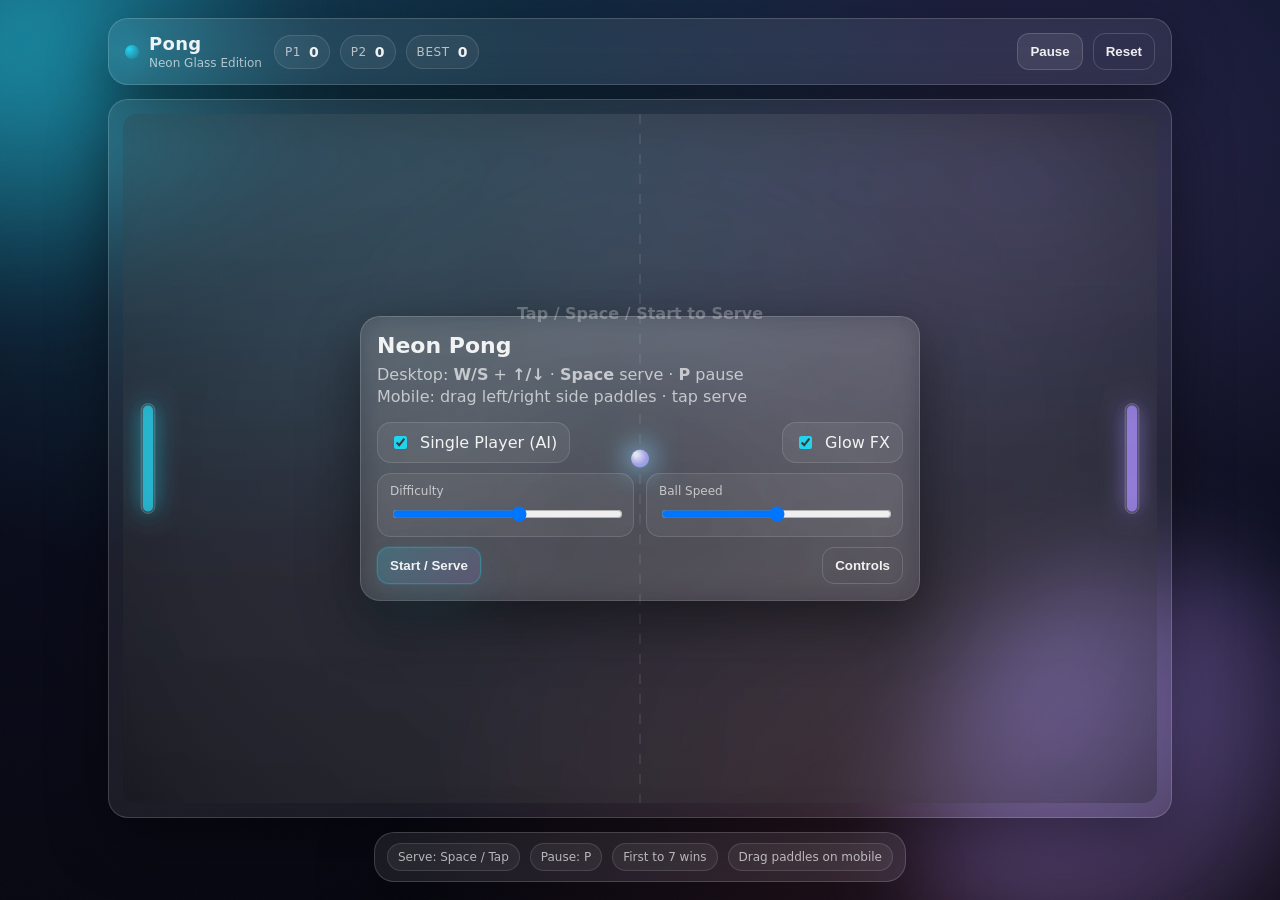
<file: games/pong/index.html>
<!doctype html>
<html lang="en">
<head>
  <meta charset="utf-8" />
  <meta name="viewport" content="width=device-width,initial-scale=1,viewport-fit=cover" />
  <title>Pong – Neon Glass</title>
  <link rel="stylesheet" href="style.css" />
</head>
<body>
  <div class="bg">
    <div class="blob b1"></div>
    <div class="blob b2"></div>
    <div class="grain"></div>
  </div>

  <main class="shell">
    <header class="topbar glass">
      <div class="brand">
        <div class="dot"></div>
        <div>
          <h1>Pong</h1>
          <p>Neon Glass Edition</p>
        </div>
      </div>

      <div class="hud">
        <div class="pill">
          <span class="k">P1</span>
          <span id="scoreL" class="v">0</span>
        </div>
        <div class="pill">
          <span class="k">P2</span>
          <span id="scoreR" class="v">0</span>
        </div>
        <div class="pill">
          <span class="k">BEST</span>
          <span id="best" class="v">0</span>
        </div>
      </div>

      <div class="actions">
        <button id="btnPause" class="btn" type="button">Pause</button>
        <button id="btnReset" class="btn btn-ghost" type="button">Reset</button>
      </div>
    </header>

    <section class="arena glass">
      <canvas id="c"></canvas>

      <div id="overlay" class="overlay" aria-hidden="false">
        <div class="card glass">
          <h2 id="overlayTitle">Neon Pong</h2>
          <p id="overlayText">
            Desktop: <b>W/S</b> + <b>↑/↓</b> · <b>Space</b> serve · <b>P</b> pause<br/>
            Mobile: drag left/right side paddles · tap serve
          </p>

          <div class="row">
            <label class="toggle">
              <input id="aiToggle" type="checkbox" checked />
              <span>Single Player (AI)</span>
            </label>

            <label class="toggle">
              <input id="fxToggle" type="checkbox" checked />
              <span>Glow FX</span>
            </label>
          </div>

          <div class="row">
            <label class="field">
              <span>Difficulty</span>
              <input id="diff" type="range" min="1" max="10" value="6" />
            </label>

            <label class="field">
              <span>Ball Speed</span>
              <input id="speed" type="range" min="6" max="18" value="12" />
            </label>
          </div>

          <div class="row">
            <button id="btnStart" class="btn btn-primary" type="button">Start / Serve</button>
            <button id="btnHow" class="btn btn-ghost" type="button">Controls</button>
          </div>
        </div>
      </div>
    </section>

    <footer class="footer">
      <div class="tips glass">
        <span class="chip">Serve: Space / Tap</span>
        <span class="chip">Pause: P</span>
        <span class="chip">First to 7 wins</span>
        <span class="chip">Drag paddles on mobile</span>
      </div>
    </footer>
  </main>

  <script src="game.js"></script>
</body>
</html>
</file>
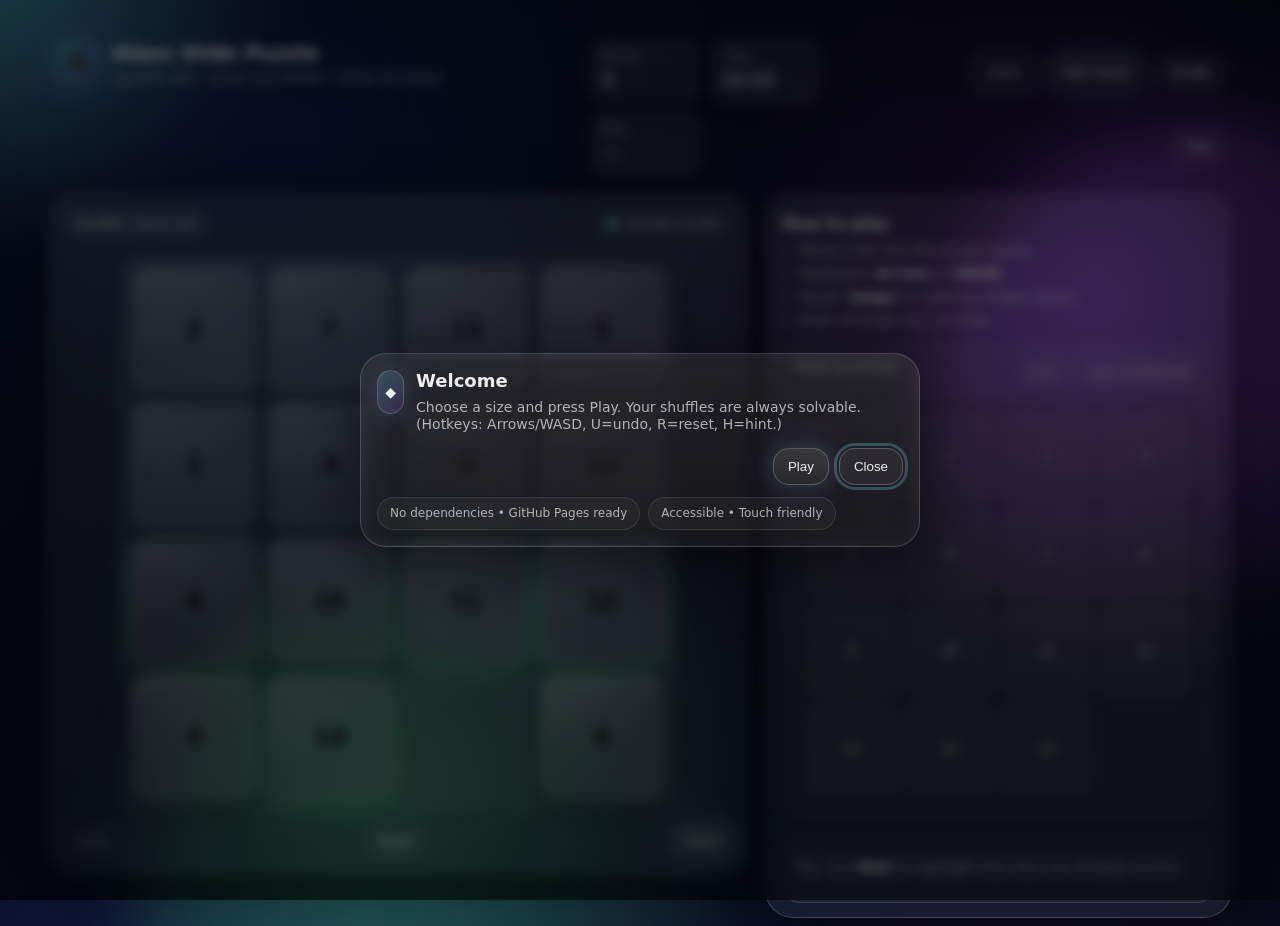
<file: games/sliding-puzzle/index.html>
<!-- /index.html -->
<!doctype html>
<html lang="en">
<head>
  <meta charset="utf-8" />
  <meta name="viewport" content="width=device-width,initial-scale=1,viewport-fit=cover" />
  <title>Glass Slide Puzzle</title>
  <meta name="description" content="A premium glassmorphic sliding puzzle (15-puzzle) with keyboard + touch controls." />
  <link rel="stylesheet" href="style.css" />
</head>
<body>
  <div class="bg">
    <div class="orb o1" aria-hidden="true"></div>
    <div class="orb o2" aria-hidden="true"></div>
    <div class="orb o3" aria-hidden="true"></div>
    <div class="grid-noise" aria-hidden="true"></div>
  </div>

  <main class="app" aria-label="Sliding puzzle game">
    <header class="top">
      <div class="brand">
        <div class="logo" aria-hidden="true">⬛</div>
        <div class="brandText">
          <h1>Glass Slide Puzzle</h1>
          <p>Tap/Click tiles • Arrow keys/WASD • Swipe the board</p>
        </div>
      </div>

      <section class="hud" aria-label="Game stats and controls">
        <div class="stats">
          <div class="stat">
            <span class="k">Moves</span>
            <span class="v" id="moves">0</span>
          </div>
          <div class="stat">
            <span class="k">Time</span>
            <span class="v" id="time">00:00</span>
          </div>
          <div class="stat">
            <span class="k">Best</span>
            <span class="v" id="best">—</span>
          </div>
        </div>

        <div class="controls">
          <label class="select">
            <span class="sr">Board size</span>
            <select id="size" aria-label="Board size">
              <option value="3">3×3</option>
              <option value="4" selected>4×4</option>
              <option value="5">5×5</option>
            </select>
          </label>

          <button class="btn" id="newGame" type="button">New Game</button>
          <button class="btn ghost" id="shuffle" type="button">Shuffle</button>
          <button class="btn ghost" id="hint" type="button" aria-pressed="false">Hint</button>
        </div>
      </section>
    </header>

    <section class="stage">
      <div class="boardWrap glass">
        <div class="boardHeader">
          <div class="pill" id="statusPill" aria-live="polite">
            Ready
          </div>
          <div class="pill subtle">
            <span class="dot" id="solvableDot" aria-hidden="true"></span>
            <span id="solvableText">Solvable shuffle</span>
          </div>
        </div>

        <div
          id="board"
          class="board"
          role="application"
          aria-label="Puzzle board"
          tabindex="0"
        ></div>

        <div class="boardFooter">
          <button class="btn tiny ghost" id="undo" type="button" disabled>Undo</button>
          <button class="btn tiny ghost" id="reset" type="button">Reset</button>
          <button class="btn tiny" id="solveCheck" type="button">Check</button>
        </div>
      </div>

      <aside class="side glass">
        <h2>How to play</h2>
        <ul>
          <li>Move a tile into the empty space.</li>
          <li>Keyboard: <b>Arrows</b> or <b>WASD</b>.</li>
          <li>Touch: <b>Swipe</b> to slide the empty space.</li>
          <li>Goal: Arrange tiles in order.</li>
        </ul>

        <div class="mini">
          <div class="miniTop">
            <h3>Goal preview</h3>
            <div class="miniPills">
              <span class="pill subtle" id="goalLabel">4×4</span>
              <span class="pill subtle" id="seedLabel">Seed: —</span>
            </div>
          </div>
          <div id="goal" class="goal" aria-label="Goal layout preview"></div>
        </div>

        <div class="note">
          <p>
            Tip: Use <b>Hint</b> to highlight tiles that are already correct.
          </p>
        </div>
      </aside>
    </section>
  </main>

  <!-- Start / Win Overlay -->
  <div class="overlay" id="overlay" role="dialog" aria-modal="true" aria-hidden="false">
    <div class="modal glass" role="document">
      <div class="modalTop">
        <div class="badge" aria-hidden="true">◆</div>
        <div>
          <h2 id="overlayTitle">Welcome</h2>
          <p id="overlayBody">Choose a size and start a new game. Your shuffles are always solvable.</p>
        </div>
      </div>

      <div class="modalActions">
        <button class="btn" id="play" type="button">Play</button>
        <button class="btn ghost" id="closeOverlay" type="button">Close</button>
      </div>

      <div class="modalMeta">
        <span class="pill subtle">No dependencies • GitHub Pages ready</span>
        <span class="pill subtle">Accessible • Touch friendly</span>
      </div>
    </div>
  </div>

  <script src="game.js"></script>
</body>
</html>
</file>
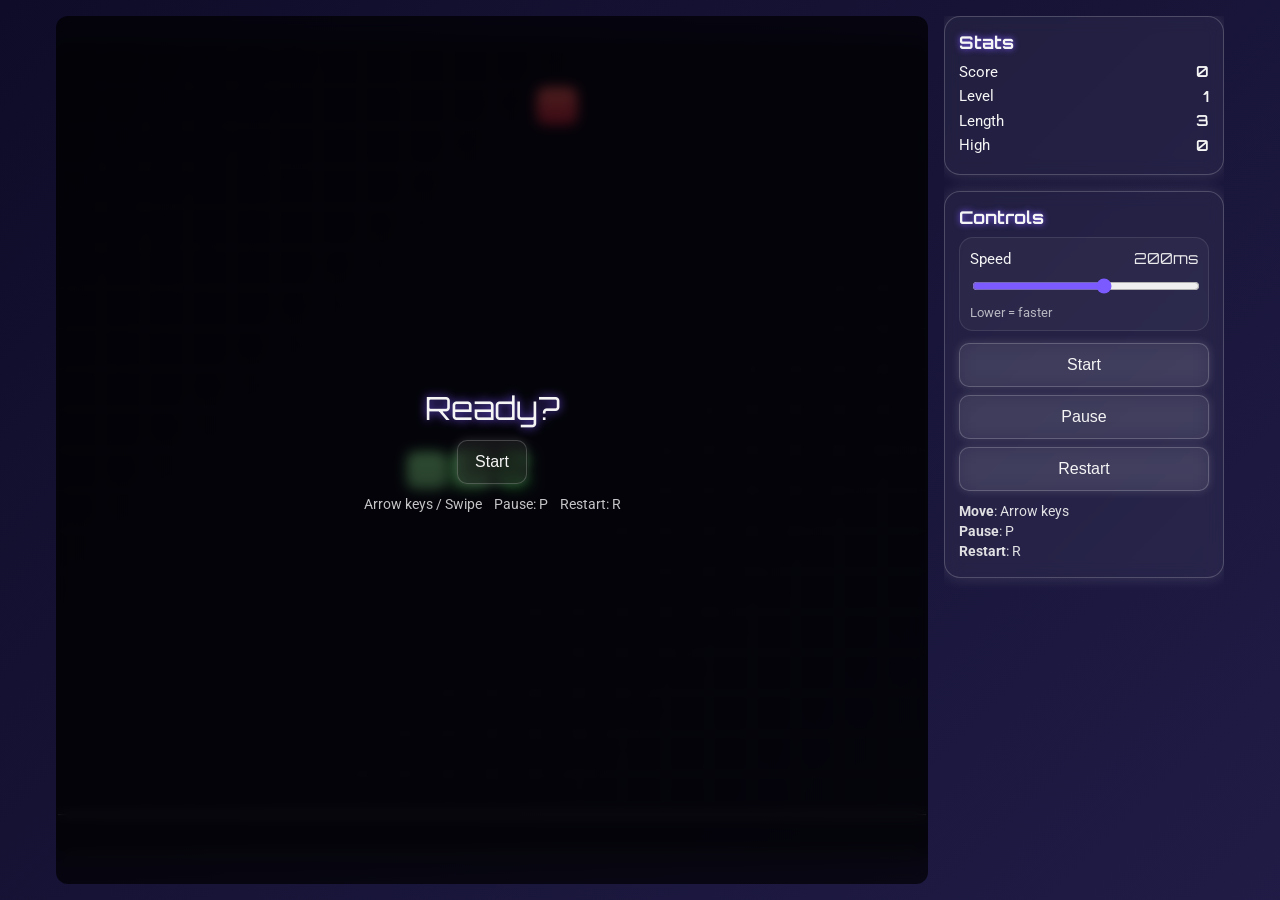
<file: games/snake/index.html>
<!-- /games/snake/index.html -->
<!DOCTYPE html>
<html lang="en">
<head>
  <meta charset="UTF-8">
  <meta name="viewport" content="width=device-width, initial-scale=1.0, maximum-scale=1.0, user-scalable=no">
  <title>Premium Snake</title>

  <link rel="preconnect" href="https://fonts.googleapis.com">
  <link rel="preconnect" href="https://fonts.gstatic.com" crossorigin>
  <link href="https://fonts.googleapis.com/css2?family=Orbitron:wght@400;700&family=Roboto:wght@300;400;500&display=swap" rel="stylesheet">

  <link rel="stylesheet" href="style.css">
</head>
<body>
  <div class="background" aria-hidden="true"></div>

  <div class="container">
    <div class="play-area">
      <canvas id="board" width="20" height="20" tabindex="0" aria-label="Snake board"></canvas>

      <!-- Overlay appears on start / pause / game over -->
      <div class="overlay hidden" id="overlay" role="dialog" aria-live="polite">
        <div class="message" id="message"></div>

        <div class="overlay-actions">
          <button id="start-game" class="btn" aria-label="Start game">Start</button>
          <button id="play-again" class="btn" aria-label="Play again">Play Again</button>
        </div>

        <div class="overlay-hint" id="overlay-hint">
          <span>Arrow keys / Swipe</span>
          <span>Pause: P</span>
          <span>Restart: R</span>
        </div>
      </div>
    </div>

    <aside class="sidebar">
      <div class="panel stats" aria-label="Game statistics">
        <h2>Stats</h2>
        <div class="stat"><span>Score</span><span id="score">0</span></div>
        <div class="stat"><span>Level</span><span id="level">1</span></div>
        <div class="stat"><span>Length</span><span id="length">3</span></div>
        <div class="stat"><span>High</span><span id="high-score">0</span></div>
      </div>

      <div class="panel controls-desktop" aria-label="Desktop controls">
        <h2>Controls</h2>

        <div class="speed-row">
          <div class="speed-top">
            <span>Speed</span>
            <span class="speed-val"><span id="speed-value">200</span>ms</span>
          </div>
          <input id="speed" type="range" min="60" max="300" step="10" value="200" aria-label="Speed control">
          <div class="speed-sub">Lower = faster</div>
        </div>

        <div class="control-actions">
          <button class="btn" id="start-btn" aria-label="Start game">Start</button>
          <button class="btn" id="pause-btn" aria-label="Pause or resume">Pause</button>
          <button class="btn" id="restart-btn" aria-label="Restart game">Restart</button>
        </div>

        <ul class="hint-list">
          <li><strong>Move</strong>: Arrow keys</li>
          <li><strong>Pause</strong>: P</li>
          <li><strong>Restart</strong>: R</li>
        </ul>
      </div>
    </aside>
  </div>

  <!-- Mobile controls -->
  <div class="mobile-controls" id="mobile-controls">
    <div class="row">
      <button class="btn control-btn" id="btn-up" aria-label="Move up">↑</button>
    </div>
    <div class="row">
      <button class="btn control-btn" id="btn-left" aria-label="Move left">←</button>
      <button class="btn control-btn" id="btn-pause" aria-label="Pause">⏸</button>
      <button class="btn control-btn" id="btn-right" aria-label="Move right">→</button>
    </div>
    <div class="row">
      <button class="btn control-btn" id="btn-down" aria-label="Move down">↓</button>
    </div>
    <div class="row">
      <button class="btn control-btn" id="btn-restart" aria-label="Restart">⟲</button>
    </div>
  </div>

  <script defer src="game.js"></script>
</body>
</html>
</file>
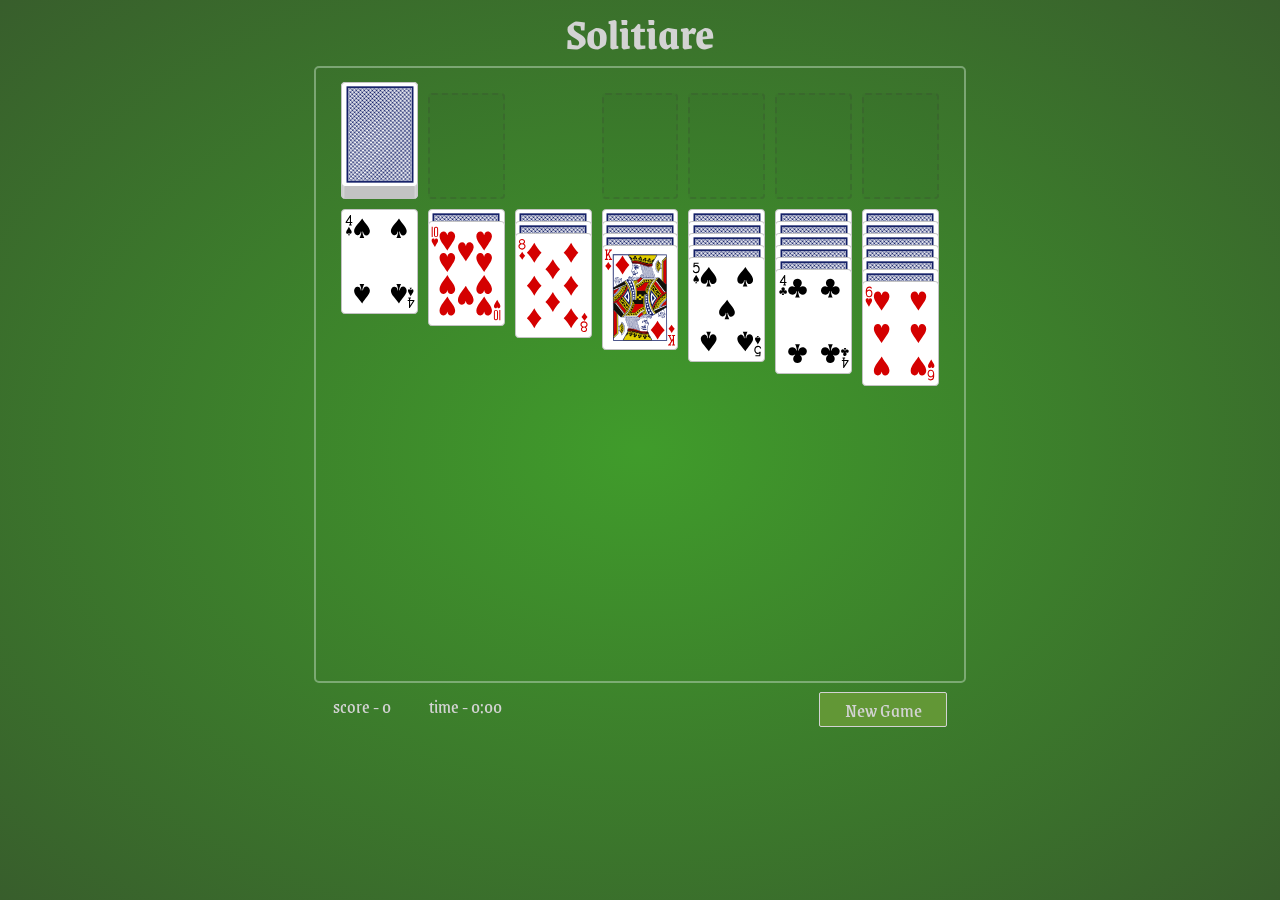
<file: games/solitaire/index.html>
<!DOCTYPE html>
<html lang="en">
<head>
    <meta charset="UTF-8">
    <meta name="viewport" content="width=device-width, initial-scale=1.0">
    <meta http-equiv="X-UA-Compatible" content="ie=edge">
    <title>Solitaire</title>
    <link href="https://fonts.googleapis.com/css?family=Grenze&display=swap" rel="stylesheet">
    <link rel="stylesheet" href="css/cardstarter.css">
    <link rel="stylesheet" href="css/main.css">
    <script defer src="js/main.js"></script>
</head>
<body>
    <h1>Solitiare</h1>
    <section id="game-board">
        <section id="topRow">
            <div id="pile" class="card outline"></div>
            <div id="draw" class="card outline"></div>
            <div id="ace1" class="card outline"></div>
            <div id="ace2" class="card outline"></div>
            <div id="ace3" class="card outline"></div>
            <div id="ace4" class="card outline"></div>
        </section>
        <section id="bottomRow">
            <div id="stack1" class="card outline"></div>
            <div id="stack2" class="card outline"></div>
            <div id="stack3" class="card outline"></div>
            <div id="stack4" class="card outline"></div>
            <div id="stack5" class="card outline"></div>
            <div id="stack6" class="card outline"></div>
            <div id="stack7" class="card outline"></div>
        </section>
    </section>
    <footer>
        <div id="score">score - 0</div>
        <div id="timer"></div>
        <button id="resetButton">New Game</button>
    </footer>
</body>
</html>
</file>
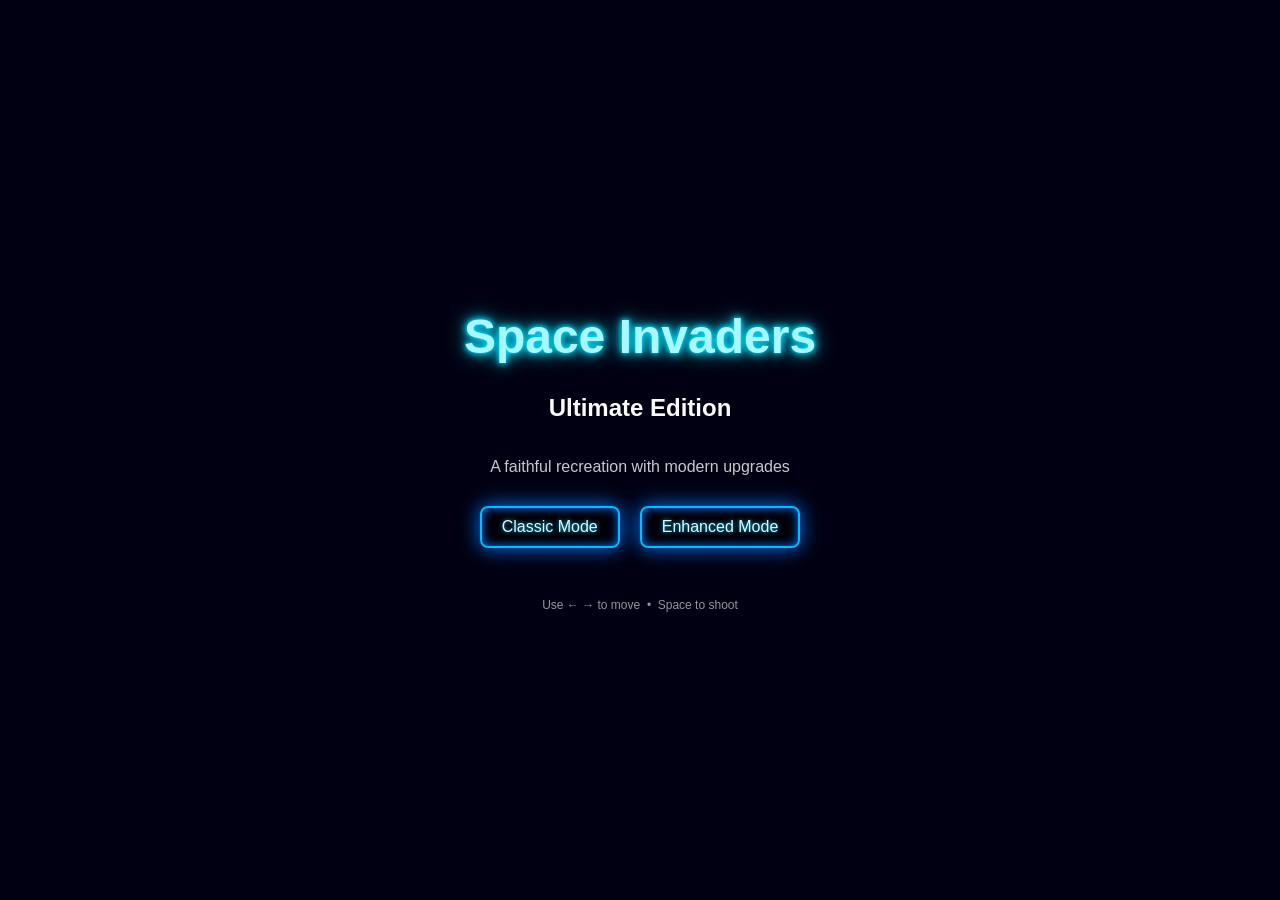
<file: games/space-invaders/index.html>
<!DOCTYPE html>
<html lang="en">
<head>
  <meta charset="UTF-8">
  <meta name="viewport" content="width=device-width, initial-scale=1.0">
  <title>Space Invaders – Ultimate Edition</title>
  <link rel="stylesheet" href="style.css">
</head>
<body>
  <!--
    The canvas is used for all of the game rendering.  It sits behind
    any overlay user‐interface elements.  Canvas dimensions are set
    from script based on the current window size.
  -->
  <div id="gameContainer">
    <canvas id="gameCanvas"></canvas>
      <!-- CRT overlay is injected via CSS and toggled via JS -->
      <div id="crtOverlay" class="hidden"></div>
    <!-- HUD overlay shown during gameplay -->
    <div id="hud" class="hidden">
      <div id="scoreboard">
        <span id="scoreLabel">Score:</span><span id="scoreValue">0</span>
        &nbsp;&nbsp;
        <span id="highScoreLabel">High:</span><span id="highScoreValue">0</span>
        &nbsp;&nbsp;
        <span id="livesLabel">Lives:</span><span id="livesValue">3</span>
        &nbsp;&nbsp;
        <span id="levelLabel">Level:</span><span id="levelValue">1</span>
      </div>
    </div>
    <!-- Start screen shown initially -->
    <div id="startScreen" class="overlay">
      <h1 class="title neon">Space&nbsp;Invaders</h1>
      <h2 class="subtitle">Ultimate&nbsp;Edition</h2>
      <p class="tagline">A faithful recreation with modern upgrades</p>
      <div class="modeSelect">
        <button id="classicModeBtn" class="btn">Classic Mode</button>
        <button id="enhancedModeBtn" class="btn">Enhanced Mode</button>
      </div>
      <p class="footer">Use ← → to move &nbsp;•&nbsp; Space to shoot</p>
    </div>
    <!-- Pause overlay shown when game is paused -->
    <div id="pauseOverlay" class="overlay hidden">
      <h2 class="subtitle">Paused</h2>
      <button id="resumeBtn" class="btn">Resume</button>
      <button id="restartBtn" class="btn">Restart</button>
      <div class="settings">
        <label>Music Vol<br><input type="range" id="volumeSlider" min="0" max="1" step="0.01" value="0.5"></label>
        <label>Game Speed<br><input type="range" id="speedSlider" min="0.5" max="1.5" step="0.1" value="1"></label>
        <label><input type="checkbox" id="reducedMotionCheckbox"> Reduced Motion</label>
        <label><input type="checkbox" id="colorblindCheckbox"> Colorblind Friendly</label>
        <label><input type="checkbox" id="crtCheckbox"> CRT Shader</label>
      </div>
    </div>
    <!-- Game over overlay shown at the end -->
    <div id="gameOverScreen" class="overlay hidden">
      <h2 class="subtitle">Game Over</h2>
      <p id="finalScore"></p>
      <p id="finalStats"></p>
      <button id="playAgainBtn" class="btn">Play Again</button>
    </div>
    <!-- Touch controls for mobile devices -->
    <div id="touchControls" class="hidden">
      <button id="leftBtn" class="touchBtn">◄</button>
      <button id="fireBtn" class="touchBtn">•</button>
      <button id="rightBtn" class="touchBtn">►</button>
    </div>
  </div>
  <script src="game.js"></script>
</body>
</html>
</file>
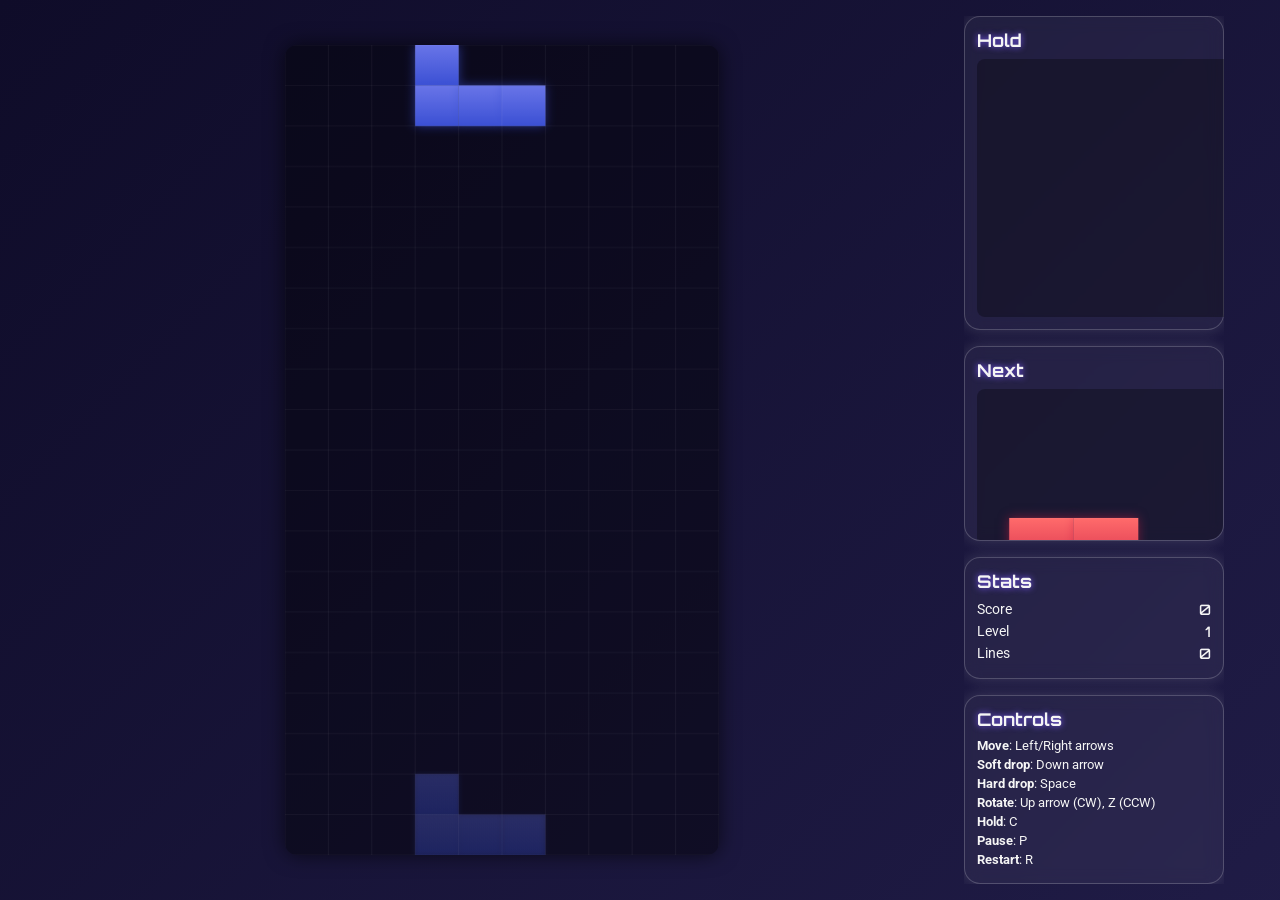
<file: games/tetris/index.html>
<!-- /games/tetris/index.html -->
<!DOCTYPE html>
<html lang="en">
<head>
  <meta charset="UTF-8">
  <meta name="viewport" content="width=device-width, initial-scale=1.0, maximum-scale=1.0, user-scalable=no">
  <title>Premium Tetris</title>
  <link rel="preconnect" href="https://fonts.googleapis.com">
  <link rel="preconnect" href="https://fonts.gstatic.com" crossorigin>
  <link href="https://fonts.googleapis.com/css2?family=Orbitron:wght@400;700&family=Roboto:wght@300;400;500&display=swap" rel="stylesheet">
  <link rel="stylesheet" href="style.css">
</head>
<body>
  <div class="background" aria-hidden="true"></div>
  <div class="container">
    <div class="play-area">
      <canvas id="board" width="10" height="20" tabindex="0" aria-label="Tetris board"></canvas>
      <div class="overlay hidden" id="overlay" role="dialog" aria-live="polite">
        <div class="message" id="message"></div>
        <button id="play-again" class="btn" aria-label="Play again">Play Again</button>
      </div>
    </div>
    <aside class="sidebar">
      <div class="panel hold" aria-label="Hold piece">
        <h2>Hold</h2>
        <canvas id="hold-canvas" width="4" height="4"></canvas>
      </div>
      <div class="panel next" aria-label="Next pieces">
        <h2>Next</h2>
        <canvas id="next-canvas" width="4" height="20"></canvas>
      </div>
      <div class="panel stats" aria-label="Game statistics">
        <h2>Stats</h2>
        <div class="stat"><span>Score</span><span id="score">0</span></div>
        <div class="stat"><span>Level</span><span id="level">1</span></div>
        <div class="stat"><span>Lines</span><span id="lines">0</span></div>
      </div>
      <div class="panel controls-desktop" aria-label="Desktop controls">
        <h2>Controls</h2>
        <ul>
          <li><strong>Move</strong>: Left/Right arrows</li>
          <li><strong>Soft drop</strong>: Down arrow</li>
          <li><strong>Hard drop</strong>: Space</li>
          <li><strong>Rotate</strong>: Up arrow (CW), Z (CCW)</li>
          <li><strong>Hold</strong>: C</li>
          <li><strong>Pause</strong>: P</li>
          <li><strong>Restart</strong>: R</li>
        </ul>
      </div>
    </aside>
  </div>
  <div class="mobile-controls" id="mobile-controls" aria-hidden="true">
    <div class="row">
      <button class="btn control-btn" id="btn-left" aria-label="Move left">⟨</button>
      <button class="btn control-btn" id="btn-right" aria-label="Move right">⟩</button>
      <button class="btn control-btn" id="btn-soft" aria-label="Soft drop">↓</button>
    </div>
    <div class="row">
      <button class="btn control-btn" id="btn-rotate-ccw" aria-label="Rotate counterclockwise">↺</button>
      <button class="btn control-btn" id="btn-hard" aria-label="Hard drop">⇓</button>
      <button class="btn control-btn" id="btn-rotate-cw" aria-label="Rotate clockwise">↻</button>
    </div>
    <div class="row">
      <button class="btn control-btn" id="btn-hold" aria-label="Hold piece">H</button>
      <button class="btn control-btn" id="btn-pause" aria-label="Pause">⏸</button>
      <button class="btn control-btn" id="btn-restart" aria-label="Restart">⟲</button>
    </div>
  </div>
  <script defer src="game.js"></script>
</body>
</html>
</file>
<file: style.css>
:root{
  --bg0:#050817;
  --bg1:#070a1f;
  --text:#eaf0ff;
  --muted:rgba(234,240,255,.70);

  --glass: rgba(255,255,255,.10);
  --glass2: rgba(255,255,255,.06);
  --border: rgba(255,255,255,.18);
  --shadow: 0 18px 60px rgba(0,0,0,.45);

  --accent1:#a78bfa;
  --accent2:#22d3ee;
  --accent3:#34d399;

  --radius:22px;
}

*{ box-sizing:border-box; }
html,body{ height:100%; }
body{
  margin:0;
  font-family: Inter, system-ui, -apple-system, Segoe UI, Roboto, Arial, sans-serif;
  color:var(--text);
  background: radial-gradient(1200px 800px at 20% 0%, #0b1a4a 0%, var(--bg0) 45%, #040513 100%);
  overflow-x:hidden;
}

/* --- background fx --- */
.bg{ position:fixed; inset:0; z-index:-1; }
.blob{
  position:absolute;
  width:520px; height:520px;
  filter: blur(40px);
  opacity:.55;
  transform: translate3d(0,0,0);
  animation: floaty 14s ease-in-out infinite;
}
.blob.b1{
  left:-120px; top:-140px;
  background: radial-gradient(circle at 30% 30%, var(--accent1), transparent 60%),
              radial-gradient(circle at 70% 70%, var(--accent2), transparent 55%);
}
.blob.b2{
  right:-160px; bottom:-180px;
  background: radial-gradient(circle at 30% 30%, var(--accent2), transparent 60%),
              radial-gradient(circle at 70% 70%, var(--accent3), transparent 55%);
  animation-duration: 18s;
}
@keyframes floaty{
  0%,100%{ transform: translate(0,0) scale(1); }
  50%{ transform: translate(18px, -22px) scale(1.03); }
}
.noise{
  position:absolute; inset:0;
  background-image:
    url("data:image/svg+xml,%3Csvg xmlns='http://www.w3.org/2000/svg' width='160' height='160'%3E%3Cfilter id='n'%3E%3CfeTurbulence type='fractalNoise' baseFrequency='.9' numOctaves='2' stitchTiles='stitch'/%3E%3C/filter%3E%3Crect width='160' height='160' filter='url(%23n)' opacity='.22'/%3E%3C/svg%3E");
  opacity:.22;
  mix-blend-mode: overlay;
}

/* --- reusable glass --- */
.glass{
  background: linear-gradient(180deg, rgba(255,255,255,.12), rgba(255,255,255,.06));
  border: 1px solid var(--border);
  border-radius: var(--radius);
  box-shadow: var(--shadow);
  backdrop-filter: blur(16px);
  -webkit-backdrop-filter: blur(16px);
}

/* --- layout --- */
.wrap{
  max-width: 1120px;
  margin: 0 auto;
  padding: 0 18px 60px;
}

.hero{
  padding: 54px 18px 22px;
}
.hero-inner{
  max-width:1120px;
  margin:0 auto;
  display:grid;
  grid-template-columns: 1.25fr .75fr;
  gap: 22px;
  align-items: end;
}
@media (max-width: 920px){
  .hero-inner{ grid-template-columns: 1fr; }
}

.brand{
  display:flex;
  align-items:flex-start;
  gap: 14px;
}
.brand-mark{
  width:52px; height:52px;
  display:grid; place-items:center;
  border-radius: 16px;
  background: rgba(255,255,255,.10);
  border: 1px solid rgba(255,255,255,.16);
  box-shadow: 0 12px 30px rgba(0,0,0,.25);
}
h1{
  margin:0;
  font-size: clamp(2.2rem, 4vw, 3.2rem);
  letter-spacing: -0.03em;
  line-height: 1.05;
  background: linear-gradient(90deg, var(--accent1), var(--accent2));
  -webkit-background-clip:text;
  background-clip:text;
  color:transparent;
}
.subtitle{
  margin: 10px 0 0;
  color: var(--muted);
  font-weight: 400;
}

.hero-card{
  padding: 16px;
}
.hero-top{
  display:flex;
  gap: 10px;
  justify-content:flex-start;
  margin-bottom: 12px;
}
.pill{
  padding: 7px 10px;
  border-radius: 999px;
  font-size: .78rem;
  border: 1px solid rgba(255,255,255,.22);
  background: rgba(255,255,255,.12);
}
.pill.subtle{
  background: rgba(255,255,255,.08);
  opacity: .9;
}

.controls{ display:grid; gap: 12px; }
.search{
  position:relative;
  display:flex;
  align-items:center;
}
.search-icon{
  position:absolute;
  left: 12px;
  opacity:.75;
  font-size: 1rem;
}
.search input{
  width:100%;
  padding: 12px 12px 12px 34px;
  border-radius: 14px;
  border: 1px solid rgba(255,255,255,.18);
  background: rgba(5,8,23,.35);
  color: var(--text);
  outline:none;
}
.search input::placeholder{ color: rgba(234,240,255,.55); }
.search input:focus{
  border-color: rgba(34,211,238,.45);
  box-shadow: 0 0 0 4px rgba(34,211,238,.12);
}

.stats{
  font-size: .9rem;
  color: rgba(234,240,255,.72);
}

/* --- grid + cards --- */
.games-grid{
  display:grid;
  grid-template-columns: repeat(12, 1fr);
  gap: 16px;
  margin-top: 18px;
}

.game-card{
  grid-column: span 4;
  padding: 18px 16px 16px;
  border-radius: var(--radius);
  cursor:pointer;
  position:relative;

  background: linear-gradient(180deg, rgba(255,255,255,.12), rgba(255,255,255,.05));
  border: 1px solid rgba(255,255,255,.18);
  box-shadow: 0 16px 50px rgba(0,0,0,.35);
  backdrop-filter: blur(16px);
  -webkit-backdrop-filter: blur(16px);

  transition: transform .22s ease, box-shadow .22s ease, border-color .22s ease;
  overflow:hidden;
}
.game-card::before{
  content:"";
  position:absolute; inset:-2px;
  background:
    radial-gradient(600px 200px at 20% 0%, rgba(167,139,250,.25), transparent 60%),
    radial-gradient(500px 220px at 80% 20%, rgba(34,211,238,.22), transparent 60%);
  opacity:.9;
  pointer-events:none;
}
.game-card:hover{
  transform: translateY(-6px);
  border-color: rgba(255,255,255,.26);
  box-shadow: 0 24px 70px rgba(0,0,0,.50);
}
.game-card:active{ transform: translateY(-2px); }

.game-icon{
  position:relative;
  width:52px; height:52px;
  border-radius: 16px;
  display:grid; place-items:center;
  background: rgba(255,255,255,.10);
  border: 1px solid rgba(255,255,255,.16);
  box-shadow: 0 12px 30px rgba(0,0,0,.20);
  font-size: 1.75rem;
  margin-bottom: 12px;
}
.game-title{
  position:relative;
  font-weight: 700;
  letter-spacing: -0.01em;
  margin: 2px 0 6px;
}
.game-desc{
  position:relative;
  color: rgba(234,240,255,.72);
  font-size: .92rem;
  line-height: 1.35;
}

@media (max-width: 980px){
  .game-card{ grid-column: span 6; }
}
@media (max-width: 560px){
  .games-grid{ gap: 12px; }
  .game-card{ grid-column: span 12; }
}

/* --- empty state --- */
.empty{
  margin: 18px auto 0;
  padding: 22px;
  text-align:center;
  max-width: 520px;
}
.empty-title{
  font-weight: 800;
  letter-spacing:-0.02em;
  font-size: 1.2rem;
}
.empty-desc{
  margin-top: 6px;
  color: rgba(234,240,255,.72);
}
.btn{
  margin-top: 14px;
  padding: 10px 14px;
  border-radius: 14px;
  border: 1px solid rgba(255,255,255,.18);
  background: rgba(255,255,255,.10);
  color: var(--text);
  cursor:pointer;
}
.btn:hover{ border-color: rgba(255,255,255,.26); }

/* --- footer --- */
.footer{
  padding: 18px;
}
.footer-inner{
  max-width:1120px;
  margin: 0 auto;
  padding: 12px 14px;
  display:flex;
  gap: 10px;
  justify-content:center;
  align-items:center;
  color: rgba(234,240,255,.75);
  font-size: .9rem;
}
.dot{ opacity:.5; }
</file>
<file: games/asteroids/style.css>
:root{
  --bg1:#070916;
  --bg2:#0b1636;
  --bg3:#120b2e;
  --text:#eaf0ff;
  --muted:rgba(234,240,255,.72);
  --panel:rgba(255,255,255,.06);
  --panel2:rgba(255,255,255,.09);
  --border:rgba(255,255,255,.14);
  --glow:rgba(118,180,255,.35);
  --glow2:rgba(255,120,214,.24);
  --shadow: 0 18px 55px rgba(0,0,0,.45);
  --radius: 18px;
}

*{ box-sizing:border-box; }
html,body{ height:100%; }
body{
  margin:0;
  font-family: ui-sans-serif, system-ui, -apple-system, Segoe UI, Roboto, Helvetica, Arial, "Apple Color Emoji","Segoe UI Emoji";
  color:var(--text);
  background: radial-gradient(1200px 900px at 20% 10%, #1a2a6a33, transparent 55%),
              radial-gradient(900px 700px at 80% 20%, #ff78d633, transparent 52%),
              radial-gradient(1100px 800px at 60% 90%, #2bd6ff24, transparent 56%),
              linear-gradient(160deg, var(--bg1), var(--bg2), var(--bg3));
  overflow-x:hidden;
}

.bg{ position:fixed; inset:0; pointer-events:none; z-index:-1; }
.orb{
  position:absolute;
  width:520px; height:520px;
  border-radius:999px;
  filter: blur(30px);
  opacity:.65;
  mix-blend-mode: screen;
  animation: float 10s ease-in-out infinite;
}
.o1{ left:-120px; top:-160px; background: radial-gradient(circle at 30% 30%, #78b4ff, transparent 60%); }
.o2{ right:-160px; top:40px; background: radial-gradient(circle at 30% 30%, #ff78d6, transparent 60%); animation-duration: 12s; }
.o3{ left:25%; bottom:-240px; background: radial-gradient(circle at 30% 30%, #2bd6ff, transparent 60%); animation-duration: 14s; }
.noise{
  position:absolute; inset:0;
  background-image:url("data:image/svg+xml,%3Csvg xmlns='http://www.w3.org/2000/svg' width='160' height='160'%3E%3Cfilter id='n'%3E%3CfeTurbulence type='fractalNoise' baseFrequency='.9' numOctaves='2' stitchTiles='stitch'/%3E%3C/filter%3E%3Crect width='160' height='160' filter='url(%23n)' opacity='.14'/%3E%3C/svg%3E");
  opacity:.18;
  mix-blend-mode: overlay;
}

@keyframes float{
  0%,100%{ transform: translate3d(0,0,0) scale(1); }
  50%{ transform: translate3d(0,18px,0) scale(1.03); }
}

.wrap{
  max-width: 1100px;
  margin: 0 auto;
  padding: 22px 18px 28px;
}

.top{
  display:flex;
  align-items:flex-end;
  justify-content:space-between;
  gap:16px;
  padding: 14px 14px 0;
}

.brand{
  display:flex;
  gap:12px;
  align-items:center;
  min-width: 260px;
}
.logo{
  width:44px; height:44px;
  border-radius:14px;
  display:grid; place-items:center;
  background: linear-gradient(135deg, rgba(255,255,255,.12), rgba(255,255,255,.05));
  border:1px solid var(--border);
  box-shadow: 0 12px 30px rgba(0,0,0,.25), 0 0 0 1px rgba(120,180,255,.10) inset;
  font-size: 20px;
}
h1{ margin:0; font-size: 22px; letter-spacing:.2px; }
.sub{ margin:4px 0 0; color: var(--muted); font-size: 13px; }

.hud{
  display:flex;
  gap:10px;
  align-items:center;
  flex-wrap:wrap;
  justify-content:flex-end;
}
.pill{
  display:flex;
  gap:10px;
  align-items:baseline;
  padding: 10px 12px;
  border-radius: 999px;
  background: var(--panel);
  border: 1px solid var(--border);
  box-shadow: 0 10px 24px rgba(0,0,0,.22);
  backdrop-filter: blur(10px);
}
.pill .k{ color: var(--muted); font-size: 12px; }
.pill span:last-child{ font-variant-numeric: tabular-nums; font-weight: 700; }

.btn{
  border:1px solid var(--border);
  background: rgba(255,255,255,.08);
  color: var(--text);
  padding: 10px 12px;
  border-radius: 12px;
  cursor:pointer;
  transition: transform .12s ease, background .12s ease, border-color .12s ease;
  box-shadow: 0 12px 30px rgba(0,0,0,.22);
  backdrop-filter: blur(10px);
}
.btn:hover{ transform: translateY(-1px); background: rgba(255,255,255,.11); border-color: rgba(255,255,255,.22); }
.btn:active{ transform: translateY(0px); }
.btn.primary{
  background: linear-gradient(135deg, rgba(120,180,255,.28), rgba(255,120,214,.20));
  border-color: rgba(180,220,255,.28);
  box-shadow: var(--shadow), 0 0 0 1px rgba(120,180,255,.10) inset;
}
.btn.ghost{ background: rgba(255,255,255,.05); }

.stage{
  margin-top: 14px;
  position:relative;
  border-radius: var(--radius);
  border:1px solid var(--border);
  background: linear-gradient(180deg, rgba(255,255,255,.06), rgba(255,255,255,.03));
  box-shadow: var(--shadow);
  overflow:hidden;
}

canvas{
  display:block;
  width:100%;
  height:auto;
  aspect-ratio: 16/9;
}

.overlay{
  position:absolute; inset:0;
  display:flex;
  align-items:center;
  justify-content:center;
  padding: 18px;
  background: radial-gradient(800px 500px at 50% 45%, rgba(0,0,0,.42), rgba(0,0,0,.65));
  backdrop-filter: blur(8px);
}

.overlay.hidden{ display:none; }

.card{
  width:min(720px, 100%);
  border-radius: 22px;
  border:1px solid rgba(255,255,255,.18);
  background: linear-gradient(180deg, rgba(255,255,255,.10), rgba(255,255,255,.06));
  box-shadow: var(--shadow), 0 0 0 1px rgba(255,255,255,.06) inset;
  padding: 18px 16px;
}
.card h2{ margin: 0 0 6px; font-size: 22px; }
.card p{ margin: 0 0 12px; color: var(--muted); }
.small{ margin-top: 10px; color: rgba(234,240,255,.65); font-size: 12px; }

.grid2{
  display:grid;
  grid-template-columns: 1fr 1fr;
  gap: 10px;
  margin-top: 10px;
}
.hint{
  border: 1px solid rgba(255,255,255,.14);
  background: rgba(0,0,0,.18);
  border-radius: 16px;
  padding: 12px;
}
.ht{ font-weight:800; font-size: 12px; letter-spacing:.5px; color: rgba(234,240,255,.9); text-transform: uppercase; }
.hb{ margin-top: 8px; color: rgba(234,240,255,.72); font-size: 13px; display:grid; gap: 4px; }

.row{
  display:flex;
  gap:10px;
  margin-top: 14px;
  flex-wrap:wrap;
}

.foot{
  display:flex;
  justify-content:space-between;
  align-items:center;
  gap:10px;
  margin-top: 14px;
  padding: 0 6px;
  color: rgba(234,240,255,.65);
  font-size: 12px;
  flex-wrap:wrap;
}
.keys{ display:flex; gap:8px; flex-wrap:wrap; }
.chip{
  border:1px solid rgba(255,255,255,.14);
  background: rgba(255,255,255,.06);
  padding: 7px 10px;
  border-radius: 999px;
}

.touch{
  position:absolute;
  inset:auto 0 0 0;
  display:none;
  justify-content:space-between;
  align-items:flex-end;
  padding: 14px;
  gap:12px;
  pointer-events:none;
}
.stick{
  width: 140px;
  height: 140px;
  position:relative;
  pointer-events:auto;
  touch-action:none;
}
.ring{
  position:absolute; inset:0;
  border-radius:999px;
  border:1px solid rgba(255,255,255,.20);
  background: rgba(0,0,0,.18);
  backdrop-filter: blur(10px);
  box-shadow: 0 18px 40px rgba(0,0,0,.28), 0 0 0 1px rgba(120,180,255,.10) inset;
}
.knob{
  position:absolute;
  left:50%; top:50%;
  width: 62px; height: 62px;
  transform: translate(-50%,-50%);
  border-radius: 999px;
  border: 1px solid rgba(255,255,255,.22);
  background: linear-gradient(180deg, rgba(255,255,255,.12), rgba(255,255,255,.06));
  box-shadow: 0 18px 38px rgba(0,0,0,.32), 0 0 0 1px rgba(255,255,255,.06) inset;
}
.tbtns{
  display:flex;
  gap:10px;
  pointer-events:auto;
}
.tbtn{
  border:1px solid rgba(255,255,255,.18);
  background: rgba(0,0,0,.18);
  color: var(--text);
  padding: 12px 14px;
  border-radius: 16px;
  font-weight: 700;
  cursor:pointer;
  backdrop-filter: blur(10px);
  box-shadow: 0 18px 38px rgba(0,0,0,.28);
}
.tbtn.ghost{ background: rgba(255,255,255,.06); }

@media (max-width: 820px){
  .top{ align-items:flex-start; padding-top: 8px; }
  .grid2{ grid-template-columns: 1fr; }
  canvas{ aspect-ratio: 10/12; } /* better in portrait */
  .touch{ display:flex; }
}

@media (prefers-reduced-motion: reduce){
  .orb{ animation:none; }
  .btn{ transition:none; }
}
</file>
<file: games/breakout/style.css>
/* Modern Breakout Game Styles */
* {
  box-sizing: border-box;
  margin: 0;
  padding: 0;
}

body {
  font-family: 'Orbitron', sans-serif;
  background: radial-gradient(circle at 50% 25%, #1c1e2f 0%, #0b0c15 100%);
  height: 100vh;
  display: flex;
  align-items: center;
  justify-content: center;
  color: #f5f7fa;
}

#gameContainer {
  position: relative;
  width: 800px;
  max-width: 90vw;
  text-align: center;
}

header {
  display: flex;
  justify-content: space-between;
  align-items: center;
  padding: 10px;
  margin-bottom: 10px;
  color: #ffffff;
}

header h1 {
  font-size: 2rem;
  font-weight: 700;
  letter-spacing: 4px;
  text-shadow: 0 0 10px #08f, 0 0 20px #0ff;
}

#scoreboard {
  display: flex;
  gap: 20px;
  font-size: 1rem;
  font-weight: 500;
  color: #e3f8ff;
  text-shadow: 0 0 5px #08f;
}

canvas {
  width: 100%;
  border-radius: 10px;
  background: linear-gradient(135deg, rgba(28,30,47,0.8), rgba(12,16,24,0.9));
  box-shadow: 0 0 20px rgba(0,255,255,0.4), 0 0 40px rgba(0,128,255,0.3);
}

/* Overlay screens */
.overlay {
  position: absolute;
  top: 0;
  left: 0;
  width: 100%;
  height: 100%;
  background: rgba(12, 16, 24, 0.9);
  display: flex;
  flex-direction: column;
  align-items: center;
  justify-content: center;
  color: #ffffff;
  z-index: 10;
}

/* Show start screen by default, hide game‑over screen */
#startScreen {
  display: flex;
}

#gameOverScreen {
  display: none;
}

.overlay h2 {
  font-size: 2.5rem;
  margin-bottom: 1rem;
  text-shadow: 0 0 10px #f0f, 0 0 20px #a0f;
}

.overlay p {
  margin-bottom: 1rem;
  font-size: 1.1rem;
  max-width: 80%;
  line-height: 1.4;
}

.overlay button {
  font-family: inherit;
  padding: 0.6rem 1.5rem;
  font-size: 1.2rem;
  background: linear-gradient(45deg, #0af, #08f, #0af);
  color: #fff;
  border: none;
  border-radius: 30px;
  cursor: pointer;
  box-shadow: 0 0 10px rgba(0, 255, 255, 0.6), 0 0 20px rgba(0, 128, 255, 0.3);
  transition: transform 0.2s ease, box-shadow 0.2s ease;
}

.overlay button:hover {
  transform: scale(1.05);
  box-shadow: 0 0 15px rgba(0, 255, 255, 0.7), 0 0 30px rgba(0, 128, 255, 0.5);
}

/* Responsive adjustments */
@media (max-width: 600px) {
  header h1 {
    font-size: 1.5rem;
  }
  #scoreboard {
    flex-direction: column;
    gap: 10px;
  }
  .overlay h2 {
    font-size: 1.8rem;
  }
  .overlay p {
    font-size: 1rem;
  }
  .overlay button {
    font-size: 1rem;
    padding: 0.5rem 1rem;
  }
}
</file>
<file: games/checkers/style.css>
/* /style.css */
:root{
  --bg0:#070a16;
  --bg1:#0a1026;
  --glass: rgba(255,255,255,.08);
  --glass2: rgba(255,255,255,.12);
  --stroke: rgba(255,255,255,.16);
  --stroke2: rgba(255,255,255,.22);
  --txt: rgba(255,255,255,.92);
  --muted: rgba(255,255,255,.66);
  --muted2: rgba(255,255,255,.52);
  --shadow: 0 18px 60px rgba(0,0,0,.45);
  --glow: 0 0 22px rgba(116, 227, 255, .18), 0 0 48px rgba(176, 83, 255, .14);
  --radius: 20px;
  --radius2: 28px;
  --accent: #66f7ff;
  --accent2:#b25bff;
  --good:#52ffa1;
  --bad:#ff4d7a;

  --red:#ff3b3b;
  --black:#0b0f18;
  --black2:#20283a;

  --lightSq: rgba(255,255,255,.07);
  --darkSq: rgba(10, 16, 38, .62);
  --darkSq2: rgba(6, 10, 24, .78);
}

*{ box-sizing:border-box; }
html,body{ height:100%; }
body{
  margin:0;
  font: 14px/1.45 ui-sans-serif, system-ui, -apple-system, Segoe UI, Roboto, Helvetica, Arial, "Apple Color Emoji","Segoe UI Emoji";
  color:var(--txt);
  background: radial-gradient(1200px 900px at 25% 20%, #101a45 0%, transparent 55%),
              radial-gradient(900px 700px at 80% 35%, #2a0d4d 0%, transparent 60%),
              linear-gradient(180deg, var(--bg0), var(--bg1));
  overflow-x:hidden;
}

.bg{ position:fixed; inset:0; pointer-events:none; z-index:-1; }
.orb{
  position:absolute;
  width:560px; height:560px;
  border-radius:50%;
  filter: blur(30px);
  opacity:.55;
  mix-blend-mode: screen;
  background: radial-gradient(circle at 30% 30%, rgba(102,247,255,.55), rgba(102,247,255,0) 60%),
              radial-gradient(circle at 70% 70%, rgba(178,91,255,.45), rgba(178,91,255,0) 60%);
  animation: float 10s ease-in-out infinite;
}
.o1{ left:-180px; top:-220px; animation-duration: 12s;}
.o2{ right:-200px; top: 80px; width:520px; height:520px; animation-duration: 14s;}
.o3{ left: 10%; bottom:-260px; width:700px; height:700px; opacity:.42; animation-duration: 16s;}
.noise{
  position:absolute; inset:0;
  background-image: url("data:image/svg+xml,%3Csvg xmlns='http://www.w3.org/2000/svg' width='180' height='180'%3E%3Cfilter id='n'%3E%3CfeTurbulence type='fractalNoise' baseFrequency='.8' numOctaves='3' stitchTiles='stitch'/%3E%3C/filter%3E%3Crect width='180' height='180' filter='url(%23n)' opacity='.25'/%3E%3C/svg%3E");
  opacity:.10;
  mix-blend-mode: overlay;
}

@keyframes float{
  0%,100%{ transform: translate3d(0,0,0) scale(1); }
  50%{ transform: translate3d(18px,-14px,0) scale(1.02); }
}

.wrap{
  max-width: 1180px;
  margin: 0 auto;
  padding: 28px 18px 46px;
}

.top{
  display:flex;
  gap:14px;
  align-items:flex-start;
  justify-content:space-between;
  flex-wrap:wrap;
  margin-bottom:16px;
}
.brand{
  display:flex; gap:12px; align-items:center;
  padding: 14px 16px;
  background: linear-gradient(180deg, rgba(255,255,255,.10), rgba(255,255,255,.06));
  border: 1px solid var(--stroke);
  box-shadow: var(--shadow);
  border-radius: var(--radius2);
  backdrop-filter: blur(10px);
  min-width: 320px;
}
.logo{
  width:40px; height:40px;
  border-radius:14px;
  display:grid; place-items:center;
  background: linear-gradient(180deg, rgba(102,247,255,.22), rgba(178,91,255,.16));
  border: 1px solid rgba(255,255,255,.18);
  box-shadow: 0 10px 30px rgba(0,0,0,.25), var(--glow);
  font-weight:800;
}
h1{ margin:0; font-size: 18px; letter-spacing:.3px;}
.sub{ margin: 3px 0 0; color: var(--muted); font-size: 13px; max-width: 520px;}
.red{ color: var(--red); }
.blk{ color: rgba(255,255,255,.86); }

.hud{
  display:flex; gap:10px; align-items:center; flex-wrap:wrap;
  padding-top:6px;
}
.pill{
  display:inline-flex;
  gap:8px;
  align-items:center;
  padding: 10px 12px;
  border-radius: 999px;
  background: rgba(255,255,255,.07);
  border: 1px solid var(--stroke);
  backdrop-filter: blur(10px);
  box-shadow: 0 14px 40px rgba(0,0,0,.25);
}
.pill.small{ padding: 9px 11px; color: var(--muted); }

.actions{ display:flex; gap:10px; align-items:center; padding-top:6px; }
.btn{
  appearance:none;
  border:none;
  cursor:pointer;
  padding: 10px 14px;
  border-radius: 14px;
  color: var(--txt);
  background: linear-gradient(180deg, rgba(102,247,255,.18), rgba(178,91,255,.14));
  border: 1px solid rgba(255,255,255,.18);
  box-shadow: 0 14px 44px rgba(0,0,0,.30), var(--glow);
  transition: transform .12s ease, filter .12s ease;
}
.btn:hover{ transform: translateY(-1px); filter: brightness(1.05); }
.btn:active{ transform: translateY(0px) scale(.99); }
.btn.ghost{
  background: rgba(255,255,255,.07);
  box-shadow: 0 14px 40px rgba(0,0,0,.25);
}

.grid{
  display:grid;
  grid-template-columns: 1.3fr .7fr;
  gap: 16px;
  align-items:start;
}
@media (max-width: 980px){
  .grid{ grid-template-columns: 1fr; }
}

.card{
  background: linear-gradient(180deg, rgba(255,255,255,.10), rgba(255,255,255,.06));
  border: 1px solid var(--stroke);
  box-shadow: var(--shadow);
  border-radius: var(--radius2);
  backdrop-filter: blur(10px);
}

.boardCard{ padding: 14px; }
.boardTop{
  display:flex;
  align-items:center;
  justify-content:space-between;
  gap: 10px;
  flex-wrap:wrap;
  padding: 4px 4px 10px;
}
.counts{ display:flex; gap:10px; flex-wrap:wrap; }
.count{
  display:flex; gap:8px; align-items:center;
  padding: 8px 10px;
  border-radius: 999px;
  background: rgba(255,255,255,.06);
  border: 1px solid rgba(255,255,255,.14);
  color: var(--muted);
}
.dot{ width:10px; height:10px; border-radius:50%; display:inline-block; }
.dot.red{ background: var(--red); box-shadow: 0 0 0 4px rgba(255,59,59,.14); }
.dot.blk{ background: rgba(255,255,255,.92); box-shadow: 0 0 0 4px rgba(255,255,255,.12); }

.toggles{ display:flex; gap:10px; flex-wrap:wrap; }
.toggle{
  display:flex; gap:8px; align-items:center;
  padding: 8px 10px;
  border-radius: 999px;
  background: rgba(255,255,255,.06);
  border: 1px solid rgba(255,255,255,.14);
  color: var(--muted);
  user-select:none;
}
.toggle input{ accent-color: var(--accent); }

.boardWrap{
  padding: 10px;
  border-radius: 22px;
  background: rgba(0,0,0,.22);
  border: 1px solid rgba(255,255,255,.12);
  box-shadow: inset 0 0 0 1px rgba(255,255,255,.06), 0 22px 60px rgba(0,0,0,.35);
}

.board{
  width:min(78vh, 720px);
  aspect-ratio: 1/1;
  margin: 0 auto;
  display:grid;
  grid-template-columns: repeat(8, 1fr);
  border-radius: 18px;
  overflow:hidden;
  position:relative;
}

@media (max-width: 980px){
  .board{ width:min(86vw, 720px); }
}

.square{
  position:relative;
  display:grid;
  place-items:center;
  user-select:none;
  -webkit-tap-highlight-color: transparent;
}
.square.light{
  background: linear-gradient(180deg, var(--lightSq), rgba(255,255,255,.03));
}
.square.dark{
  background: radial-gradient(120% 100% at 30% 20%, var(--darkSq), var(--darkSq2));
}

.square.dark::after{
  content:"";
  position:absolute; inset:0;
  box-shadow: inset 0 0 0 1px rgba(255,255,255,.05);
  pointer-events:none;
}

.piece{
  width: 76%;
  aspect-ratio: 1/1;
  border-radius: 999px;
  position:relative;
  transform: translateZ(0);
  box-shadow: 0 16px 30px rgba(0,0,0,.35);
  transition: transform .12s ease, filter .12s ease;
}
.piece::before{
  content:"";
  position:absolute; inset:10%;
  border-radius:999px;
  background: rgba(255,255,255,.06);
  box-shadow: inset 0 0 0 1px rgba(255,255,255,.10);
  pointer-events:none;
}
.piece.red{
  background: radial-gradient(120% 120% at 30% 20%, rgba(255,255,255,.16), rgba(255,255,255,0) 55%),
              linear-gradient(180deg, rgba(255,59,59,.95), rgba(160,12,24,.95));
  border: 1px solid rgba(255,255,255,.18);
}
.piece.black{
  background: radial-gradient(120% 120% at 30% 20%, rgba(255,255,255,.14), rgba(255,255,255,0) 60%),
              linear-gradient(180deg, rgba(36,44,66,.95), rgba(8,10,18,.98));
  border: 1px solid rgba(255,255,255,.16);
}
.piece.selected{
  transform: translateY(-2px) scale(1.03);
  filter: drop-shadow(0 0 16px rgba(102,247,255,.25)) drop-shadow(0 0 22px rgba(178,91,255,.18));
}
.piece.king::after{
  content:"♛";
  position:absolute;
  inset:0;
  display:grid;
  place-items:center;
  font-size: clamp(18px, 3.2vw, 24px);
  color: rgba(255,255,255,.92);
  text-shadow: 0 6px 18px rgba(0,0,0,.55);
  opacity:.95;
  pointer-events:none;
}

.hint{
  position:absolute;
  width: 28%;
  aspect-ratio: 1/1;
  border-radius: 999px;
  background: rgba(102,247,255,.22);
  border: 1px solid rgba(102,247,255,.35);
  box-shadow: 0 0 0 10px rgba(102,247,255,.06), 0 16px 26px rgba(0,0,0,.25);
  animation: pulse 1.1s ease-in-out infinite;
}
.hint.capture{
  background: rgba(255,77,122,.20);
  border: 1px solid rgba(255,77,122,.40);
  box-shadow: 0 0 0 10px rgba(255,77,122,.06), 0 16px 26px rgba(0,0,0,.25);
}
@keyframes pulse{
  0%,100%{ transform: scale(1); opacity:.92; }
  50%{ transform: scale(1.06); opacity:.75; }
}

.boardFooter{
  display:flex;
  align-items:center;
  justify-content:space-between;
  flex-wrap:wrap;
  gap:10px;
  padding: 12px 4px 2px;
  color: var(--muted);
}
.legend{ display:flex; gap:8px; flex-wrap:wrap; }
.chip{
  display:inline-flex; gap:8px; align-items:center;
  padding: 8px 10px;
  border-radius: 999px;
  background: rgba(255,255,255,.06);
  border: 1px solid rgba(255,255,255,.14);
}
.mini{
  width:14px; height:14px; border-radius:999px;
  background: rgba(255,255,255,.4);
  display:inline-block;
  box-shadow: 0 10px 18px rgba(0,0,0,.25);
  position:relative;
}
.mini.red{ background: linear-gradient(180deg, rgba(255,59,59,.95), rgba(160,12,24,.95)); }
.mini.blk{ background: linear-gradient(180deg, rgba(36,44,66,.95), rgba(8,10,18,.98)); }
.mini.king::after{
  content:"♛";
  position:absolute; inset:0;
  display:grid; place-items:center;
  font-size: 11px;
  color: rgba(255,255,255,.92);
}

.kbd{ display:flex; gap:8px; align-items:center; }
.kbdKey{
  padding: 5px 8px;
  border-radius: 10px;
  background: rgba(255,255,255,.07);
  border: 1px solid rgba(255,255,255,.14);
  color: rgba(255,255,255,.85);
  font-size: 12px;
}

.side{ padding: 16px; }
.side h2{ margin: 0 0 10px; font-size: 15px; }
.side ul{ margin: 0 0 10px 18px; color: var(--muted); }
.side p{ margin: 0; color: var(--muted); }
.divider{
  height:1px;
  background: rgba(255,255,255,.12);
  margin: 14px 0;
}
.state{ display:grid; gap:10px; }
.state .row{
  display:flex;
  align-items:center;
  justify-content:space-between;
  padding: 10px 12px;
  border-radius: 14px;
  background: rgba(255,255,255,.06);
  border: 1px solid rgba(255,255,255,.14);
  color: var(--muted);
}
.tip{ padding: 10px 12px; border-radius: 14px; background: rgba(255,255,255,.06); border:1px solid rgba(255,255,255,.14); }

.mode{ display:grid; gap:10px; }
.radio{
  display:flex; gap:8px; align-items:center;
  padding: 10px 12px;
  border-radius: 14px;
  background: rgba(255,255,255,.06);
  border: 1px solid rgba(255,255,255,.14);
  color: var(--muted);
  user-select:none;
}
.radio input{ accent-color: var(--accent); }

.aiBox{
  padding: 10px 12px;
  border-radius: 14px;
  background: rgba(0,0,0,.18);
  border: 1px solid rgba(255,255,255,.12);
  display:grid;
  gap:10px;
}
.aiBox .row{
  display:flex;
  align-items:center;
  justify-content:space-between;
  gap:10px;
  color: var(--muted);
}
.aiBox select{
  width: 160px;
  max-width: 55vw;
  padding: 8px 10px;
  border-radius: 12px;
  background: rgba(255,255,255,.06);
  border: 1px solid rgba(255,255,255,.14);
  color: rgba(255,255,255,.9);
  outline: none;
}
.aiBox select option{ color:#111; }

.modal{
  position:fixed;
  inset:0;
  display:none;
  place-items:center;
  padding: 18px;
  background: rgba(0,0,0,.55);
  backdrop-filter: blur(8px);
  z-index: 50;
}
.modal.show{ display:grid; }
.modalCard{
  width: min(720px, 94vw);
  border-radius: 22px;
  background: linear-gradient(180deg, rgba(255,255,255,.12), rgba(255,255,255,.08));
  border: 1px solid rgba(255,255,255,.18);
  box-shadow: 0 24px 90px rgba(0,0,0,.55), var(--glow);
  overflow:hidden;
}
.modalHead{
  display:flex; align-items:center; justify-content:space-between;
  padding: 14px 16px;
  border-bottom: 1px solid rgba(255,255,255,.12);
}
.modalHead h3{ margin:0; font-size: 16px; }
.iconBtn{
  width:38px; height:38px;
  border-radius: 14px;
  background: rgba(255,255,255,.06);
  border: 1px solid rgba(255,255,255,.14);
  color: rgba(255,255,255,.9);
  cursor:pointer;
}
.modalBody{ padding: 14px 16px; color: var(--muted); }
.modalBody b{ color: rgba(255,255,255,.9); }
.modalBody .win{ color: var(--good); }
.modalBody .lose{ color: var(--bad); }
.modalFoot{
  padding: 14px 16px;
  display:flex;
  justify-content:flex-end;
  border-top: 1px solid rgba(255,255,255,.12);
}
</file>
<file: games/chess/chess.css>
*{
	margin: 0;
	padding: 0;
}
body{
	background: #ddd;
}
.board-container {
	width: 600px;
	max-width: 90%;
    justify-content: center;
	margin:auto;
	position:relative;
}
.semataries {
	width: 100%;
	margin:auto;
	display: flex;
    justify-content: center;
}
.sematary {
	width: 50%;
}
#blackSematary {
	text-align: right;
}
#board{
	aspect-ratio: 1 / 1;
	margin: auto;
	border:3px #333 solid;
}
#board div div{
	float: left;
    width: calc(100% / 8);
	aspect-ratio: 1 / 1;
	box-sizing: border-box;
	border: #000 solid .01cm;
}

#board .even div:nth-child(even){
	background: #ccd;
}

#board .even div:nth-child(odd){
	background: rgb(112,112,112);/*621700*/
}

#board .odd div:nth-child(even){
	background: rgb(112,112,112);/*621700*/
}

#board .odd div:nth-child(odd){
	background: #ccd;
}

.animate{
	animation: rotateBoard 1s ease-out;
	animation-fill-mode: both;
}
@keyframes rotateBoard { 
  0% {
    transform: rotateZ(0);
  }
  100%{
  	transform: rotateZ(-180deg);
  }

}
.forward{
	transform: rotateZ(-180deg);
}
.backward{
	transform: rotateZ(0);
}
.animate-backward{
	animation: rotateBoardBackward 1s ease-out;
	animation-fill-mode: both;
}
@keyframes rotateBoardBackward { 
  0% {
    transform: rotateZ(-180deg);
  }
  100%{
  	transform: rotateZ(0);
  }

}
img.piece{
	width: 100%;
	height: 100%;
	float: left;
}
.allowed{
	opacity: .8;
	background: radial-gradient(#333,#222 )!important;
	/*-webkit-box-shadow: inset 1px -4px 92px 0px rgba(0,0,0,0.75);
	-moz-box-shadow: inset 1px -4px 92px 0px rgba(0,0,0,0.75);
	box-shadow: inset 1px -4px 92px 0px rgba(0,0,0,0.75);*/
	border:1px solid black !important;
}
.last-move {
	background: #30b030 !important;
}
.clicked-square{
	background: radial-gradient(#333,#222 )!important;
	border:1px solid black !important;
}
.sematary img {
	transform: rotateZ(0);
	width: 1.8rem;
	height: 1.8rem;
}
#blackSematary div{
	overflow-y: auto;
	margin-bottom: 2px;
}
.scene{
	position: relative;
	opacity: 0;
	display: none;
	z-index: 1;
}
.overlay{
	position: fixed;
	width: 100%;
	height: 100%;
	background: #000;
	opacity: .7;
	z-index: 1;
}
.scene .scene-content{
	position: fixed;
	color:#fff;
	z-index: 2;
	width: 100%;
    text-align: center;
    margin-top: 40vh;
    font-size: 40px;
	height: 100vh;
}

.scene-content h2 {
	font-weight: 500;
	margin-bottom: 15px;
}

@media screen and (max-width: 600px) {
	.scene-content h2 {
		font-size: 2rem;
	}
}

.show{
	display: block !important;
	animation: showMessage 1s ease-out;
	animation-fill-mode: both;
}

.hidden {
	display: none;
}

@keyframes showMessage { 
  0% {
  	opacity: 0;
  }
  100%{
  	opacity: 1;
  }

}
#turn{
	text-align: center;
	font-size: 18px;
}
.winning-sign:first-letter{
	text-transform: uppercase;
}

.flip-board{
	padding: 10px 20px;
    border-radius: 5px !important;
    outline: 0;
    background: #7f979e;
    color: white;
    border: 0;
}


input[type="radio"] {
	display: none;
}
label {
	background-color: rgb(112,112,112);
	position: relative;
	font-family: "Poppins", sans-serif;
	cursor: pointer;
	display: inline-flex;
	align-items: center;
	gap: 0.8em;
	padding: 1em 2em;
	border-radius: 0.5em;
	font-size: 23px;
}

input[type="radio"]:checked + label {
	background-color: #4189e0;
	color: #ffffff;
}

.button {
	background-color: rgb(112,112,112);
	border-radius: 10px;
	border: none;
	color: white;
	padding: 20px 40px;
	text-align: center;
	text-decoration: none;
	display: inline-block;
	font-size: 20px;
	cursor: pointer;
}

.button:hover, label:hover {
	background-color: rgb(160, 160, 160);
}

.button-big {
	padding: 30px 60px;
	font-size: 25px;
}
</file>
<file: games/frogger/style.css>
/*
 * Frogger game styles
 * Modern glassmorphic and neon design for an arcade feel.
 */

:root {
  --bg-start: #0a1931;
  --bg-end: #05080f;
  --primary: #0ff;
  --secondary: #f0f;
  --text-light: #ffffff;
  --control-size: 60px;
}

html, body {
  margin: 0;
  padding: 0;
  width: 100%;
  height: 100%;
  overflow: hidden;
  font-family: "Segoe UI", Tahoma, Geneva, Verdana, sans-serif;
  color: var(--text-light);
  background: radial-gradient(circle at center, var(--bg-start), var(--bg-end));
  -webkit-font-smoothing: antialiased;
  -moz-osx-font-smoothing: grayscale;
  display: flex;
  align-items: center;
  justify-content: center;
  position: relative;
}

#gameCanvas {
  border-radius: 12px;
  backdrop-filter: blur(4px);
  box-shadow: 0 0 20px rgba(0, 255, 255, 0.4), 0 0 40px rgba(255, 0, 255, 0.2);
}

/* Score display */
#scoreDisplay {
  position: absolute;
  top: 10px;
  left: 10px;
  font-size: 1.2rem;
  padding: 6px 12px;
  background: rgba(0, 0, 0, 0.4);
  border-radius: 8px;
  backdrop-filter: blur(6px);
  box-shadow: 0 0 10px rgba(0, 255, 255, 0.5);
  z-index: 5;
}

/* Overlays for start and game over screens */
.overlay {
  position: absolute;
  top: 0;
  left: 0;
  width: 100%;
  height: 100%;
  display: flex;
  flex-direction: column;
  align-items: center;
  justify-content: center;
  text-align: center;
  background: rgba(10, 15, 30, 0.85);
  backdrop-filter: blur(10px);
  z-index: 20;
  opacity: 0;
  pointer-events: none;
  transition: opacity 0.5s ease;
}

.overlay.active {
  opacity: 1;
  pointer-events: all;
}

.overlay h1 {
  margin: 0;
  font-size: 3rem;
  color: var(--primary);
  text-shadow: 0 0 10px var(--primary), 0 0 20px var(--secondary);
}

.overlay .subtitle {
  margin: 15px 0;
  font-size: 1.1rem;
  line-height: 1.5;
  max-width: 80%;
}

/* Primary buttons */
.primary {
  padding: 12px 30px;
  font-size: 1rem;
  border: none;
  border-radius: 8px;
  cursor: pointer;
  color: #000;
  background: var(--primary);
  box-shadow: 0 0 10px var(--primary), 0 0 20px var(--primary);
  transition: transform 0.2s ease, box-shadow 0.2s ease;
}

.primary:hover {
  transform: scale(1.05);
  box-shadow: 0 0 20px var(--primary), 0 0 40px var(--primary);
}

/* Mobile controls */
#controls {
  position: absolute;
  bottom: 20px;
  left: 50%;
  transform: translateX(-50%);
  width: 200px;
  display: none;
  grid-template-columns: repeat(3, var(--control-size));
  grid-template-rows: repeat(2, var(--control-size));
  gap: 10px;
  z-index: 15;
}

.control {
  width: var(--control-size);
  height: var(--control-size);
  border-radius: 50%;
  background: rgba(255, 255, 255, 0.1);
  backdrop-filter: blur(10px);
  display: flex;
  align-items: center;
  justify-content: center;
  font-size: 1.6rem;
  color: var(--primary);
  box-shadow: 0 0 10px var(--primary), inset 0 0 5px var(--primary);
  user-select: none;
  cursor: pointer;
  touch-action: manipulation;
}

/* Position controls in grid */
#upButton { grid-column: 2 / 3; grid-row: 1 / 2; }
#leftButton { grid-column: 1 / 2; grid-row: 2 / 3; }
#downButton { grid-column: 2 / 3; grid-row: 2 / 3; }
#rightButton { grid-column: 3 / 4; grid-row: 2 / 3; }

/* Show controls on touch devices */
@media (pointer: coarse) {
  #controls {
    display: grid;
  }
}
</file>
<file: games/galaga/styles.css>
@import url('https://fonts.cdnfonts.com/css/depixel');

.master-wrapper{
    display: flex;
    flex-direction: column;
    width: 100%;
    height: 100% !important;
    justify-content: center;
    align-items: center;
    /* background-image: url('images/bg.jpg'); */
    background-image: url('images/site_bg.png');
    background-position: center;
    height: 550px;
    color: white;
    background-color: black;
    font-size: 35px;
    text-shadow: rgb(39, 39, 39) 3px 3px;
}

body{
    width: 100%;
    height: 100%;
    margin: 0;
    padding: 0;
    font-family: 'DePixel', sans-serif;
}

html{
    height: 100%;
    background-color: black;
}

.game-container{
    position: relative;
    display: flex;
    width: 100%;
    height:100%;
    justify-content: center;
    align-items: center;
    background-image: url('./images/bgGif.gif');
    background-repeat: no-repeat;
    background-position: center;
    background-size:cover;
    width: 700px;
}

canvas{
    position: absolute;
    height: 100%;
}

.menu-wrapper{
    display: flex;
    flex-direction: column;
    justify-content: center;
    align-items: center;
    text-align: center;
    /* background-color: rgba(0, 0, 0, 0); */
    position: absolute;
}

.menu-item{
    background-color: rgb(59, 59, 59);
    padding: 20px;
    width: 420px;
    /* background-color: rgba(89, 244, 254, 1); */
}

.menu-item:hover{
    cursor: pointer;
    text-shadow: black 5px 5px;
    font-weight: bold;
}

canvas{
    image-rendering: pixelated; 
    /* Once we have final assets, we may want to just use pixellated if we are loosing detail */
    /* image-rendering: crisp-edges; */
    /* image-rendering: -webkit-optimize-contrast; */
}

.score{
    font-size: 25px;
    color: white;
    background-color: rgb(59, 59, 59);
}

#high-scores-display{
    max-height: 450px;
    overflow-y: scroll;
}

.high-scores-list{
    width: 330px;
    background: "#59f4ff";
}

#clear-high-scores{
    margin-top: 30px;
}

.credits-p{
    font-size: 30px;
    width: 400px;
    background-color: rgb(59, 59, 59);
    padding: 15px;
}

#back-button{
    position: absolute;
    margin-top: 680px;
    text-align: center;
}

.controls-item{
    width: 500px;
}

#controls-menu{
    background-color: rgb(59, 59, 59);
    font-size: 25px;
}

#game-over{
    background-color: rgb(59, 59, 59);
    padding: 30px;
}
</file>
<file: games/pong/style.css>
:root{
  --bg0:#070711;
  --bg1:#0b1026;
  --glass: rgba(255,255,255,.08);
  --glass2: rgba(255,255,255,.12);
  --border: rgba(255,255,255,.16);
  --text: rgba(255,255,255,.92);
  --muted: rgba(255,255,255,.66);

  --a:#22d3ee;
  --b:#a78bfa;
  --c:#34d399;
  --d:#fb7185;

  --r: 20px;
  --shadow: 0 20px 60px rgba(0,0,0,.45);
}

*{box-sizing:border-box}
html,body{height:100%}
body{
  margin:0;
  color:var(--text);
  font-family: ui-sans-serif, system-ui, -apple-system, Segoe UI, Roboto, Helvetica, Arial;
  background: radial-gradient(1200px 800px at 20% 10%, rgba(34,211,238,.22), transparent 60%),
              radial-gradient(900px 700px at 80% 20%, rgba(167,139,250,.18), transparent 60%),
              radial-gradient(900px 700px at 70% 90%, rgba(251,113,133,.14), transparent 55%),
              linear-gradient(180deg, var(--bg1), var(--bg0));
  overflow:hidden;
}

.bg{position:fixed; inset:0; pointer-events:none; z-index:0}
.blob{
  position:absolute; width:520px; height:520px; border-radius:50%;
  filter: blur(50px);
  opacity:.7;
  animation: float 10s ease-in-out infinite;
}
.b1{left:-140px; top:-120px; background: radial-gradient(circle at 30% 30%, rgba(34,211,238,.9), rgba(34,211,238,0) 55%)}
.b2{right:-150px; bottom:-170px; background: radial-gradient(circle at 30% 30%, rgba(167,139,250,.9), rgba(167,139,250,0) 60%); animation-duration: 12s;}
@keyframes float{
  0%,100%{transform:translate(0,0) scale(1)}
  50%{transform:translate(18px,-16px) scale(1.03)}
}
.grain{
  position:absolute; inset:-20%;
  background-image:url("data:image/svg+xml,%3Csvg xmlns='http://www.w3.org/2000/svg' width='140' height='140'%3E%3Cfilter id='n'%3E%3CfeTurbulence type='fractalNoise' baseFrequency='.8' numOctaves='3' stitchTiles='stitch'/%3E%3C/filter%3E%3Crect width='140' height='140' filter='url(%23n)' opacity='.35'/%3E%3C/svg%3E");
  opacity:.08;
  mix-blend-mode: overlay;
  transform: rotate(7deg);
}

.shell{
  position:relative;
  z-index:1;
  max-width: 1100px;
  margin: 0 auto;
  padding: 18px;
  height:100%;
  display:flex;
  flex-direction:column;
  gap: 14px;
}

.glass{
  background: var(--glass);
  border: 1px solid var(--border);
  box-shadow: var(--shadow);
  backdrop-filter: blur(14px);
  -webkit-backdrop-filter: blur(14px);
  border-radius: var(--r);
}

.topbar{
  display:flex;
  align-items:center;
  justify-content:space-between;
  padding: 14px 16px;
  gap: 12px;
  flex-wrap:wrap;
}

.brand{display:flex; align-items:center; gap:10px}
.brand .dot{
  width:14px; height:14px; border-radius:50%;
  background: radial-gradient(circle at 30% 30%, var(--a), rgba(34,211,238,0));
  box-shadow: 0 0 24px rgba(34,211,238,.6);
}
.brand h1{margin:0; font-size:18px; letter-spacing:.3px}
.brand p{margin:2px 0 0; font-size:12px; color:var(--muted)}

.hud{display:flex; gap:10px; flex-wrap:wrap}
.pill{
  display:flex; gap:8px; align-items:center;
  padding: 8px 10px;
  border-radius: 999px;
  background: rgba(255,255,255,.06);
  border: 1px solid rgba(255,255,255,.12);
}
.pill .k{font-size:12px; color:var(--muted); letter-spacing:.6px}
.pill .v{font-size:14px; font-weight:700}

.actions{display:flex; gap:10px; margin-left:auto}
.btn{
  appearance:none;
  border: 1px solid rgba(255,255,255,.16);
  background: rgba(255,255,255,.08);
  color: var(--text);
  padding: 10px 12px;
  border-radius: 12px;
  cursor:pointer;
  transition: transform .12s ease, background .12s ease, border-color .12s ease;
  user-select:none;
  font-weight:650;
}
.btn:hover{transform: translateY(-1px); background: rgba(255,255,255,.12); border-color: rgba(255,255,255,.22)}
.btn:active{transform: translateY(0px) scale(.98)}
.btn-ghost{background: transparent}
.btn-primary{
  border-color: rgba(34,211,238,.28);
  background: linear-gradient(135deg, rgba(34,211,238,.20), rgba(167,139,250,.16));
  box-shadow: 0 0 0 1px rgba(34,211,238,.10), 0 18px 50px rgba(34,211,238,.12);
}

.arena{
  position:relative;
  flex:1;
  padding: 14px;
  min-height: 320px;
  overflow:hidden;
}

canvas{
  width:100%;
  height:100%;
  display:block;
  border-radius: calc(var(--r) - 6px);
  background: radial-gradient(900px 500px at 50% 25%, rgba(255,255,255,.04), transparent 55%),
              linear-gradient(180deg, rgba(255,255,255,.02), rgba(0,0,0,.12));
}

.overlay{
  position:absolute;
  inset:0;
  display:flex;
  align-items:center;
  justify-content:center;
  padding: 18px;
}
.overlay[aria-hidden="true"]{display:none}

.card{
  width:min(560px, 100%);
  padding: 16px;
}
.card h2{margin:0 0 6px; font-size:22px}
.card p{margin:0 0 14px; color:var(--muted); line-height:1.35}
.row{display:flex; gap:12px; flex-wrap:wrap; align-items:center; justify-content:space-between; margin-top:10px}

.toggle{
  display:flex; gap:10px; align-items:center;
  padding: 10px 12px;
  border-radius: 14px;
  background: rgba(255,255,255,.06);
  border: 1px solid rgba(255,255,255,.12);
}
.toggle input{accent-color: var(--a)}
.field{
  flex:1;
  min-width: 220px;
  padding: 10px 12px;
  border-radius: 14px;
  background: rgba(255,255,255,.06);
  border: 1px solid rgba(255,255,255,.12);
}
.field span{display:block; font-size:12px; color:var(--muted); margin-bottom:6px}
.field input{width:100%}

.footer{display:flex; justify-content:center}
.tips{
  display:flex;
  gap:10px;
  padding: 10px 12px;
  flex-wrap:wrap;
  justify-content:center;
}
.chip{
  font-size:12px;
  color: var(--muted);
  border: 1px solid rgba(255,255,255,.12);
  background: rgba(255,255,255,.06);
  padding: 6px 10px;
  border-radius: 999px;
}

@media (max-width: 720px){
  .actions{width:100%; justify-content:flex-end}
  .brand h1{font-size:16px}
}
</file>
<file: games/sliding-puzzle/style.css>
/* /style.css */
:root{
  --bg0:#070a16;
  --bg1:#0a1026;
  --glass: rgba(255,255,255,.08);
  --glass2: rgba(255,255,255,.12);
  --stroke: rgba(255,255,255,.16);
  --stroke2: rgba(255,255,255,.22);
  --txt: rgba(255,255,255,.92);
  --muted: rgba(255,255,255,.66);
  --muted2: rgba(255,255,255,.52);
  --shadow: 0 18px 60px rgba(0,0,0,.45);
  --glow: 0 0 22px rgba(116, 227, 255, .18), 0 0 48px rgba(176, 83, 255, .14);
  --radius: 22px;
  --radius2: 28px;
  --accent: #66f7ff;
  --accent2:#b25bff;
  --good:#52ffa1;
  --bad:#ff4d7a;
  --warn:#ffd66b;
  --tile: rgba(255,255,255,.09);
  --tile2: rgba(255,255,255,.14);
  --tileStroke: rgba(255,255,255,.18);
  --focus: rgba(102,247,255,.9);
}

*{box-sizing:border-box}
html,body{height:100%}
body{
  margin:0;
  font: 500 14px/1.25 system-ui, -apple-system, Segoe UI, Roboto, Arial, sans-serif;
  color: var(--txt);
  background: radial-gradient(1200px 900px at 20% 15%, #111a44 0%, rgba(17,26,68,0) 58%),
              radial-gradient(900px 700px at 80% 35%, #2a1450 0%, rgba(42,20,80,0) 55%),
              linear-gradient(180deg, var(--bg0), var(--bg1));
  overflow-x:hidden;
}

/* Background decor */
.bg{position:fixed; inset:0; pointer-events:none; z-index:-1}
.orb{
  position:absolute; width:520px; height:520px; border-radius:50%;
  filter: blur(30px);
  opacity:.65;
  mix-blend-mode: screen;
}
.o1{left:-180px; top:-220px; background: radial-gradient(circle at 30% 30%, rgba(102,247,255,.9), rgba(102,247,255,.0) 60%)}
.o2{right:-240px; top:120px; width:600px; height:600px; background: radial-gradient(circle at 30% 30%, rgba(178,91,255,.9), rgba(178,91,255,.0) 62%)}
.o3{left:10%; bottom:-360px; width:720px; height:720px; background: radial-gradient(circle at 35% 35%, rgba(82,255,161,.55), rgba(82,255,161,0) 60%)}

.grid-noise{
  position:absolute; inset:0;
  background:
    linear-gradient(rgba(255,255,255,.04) 1px, transparent 1px),
    linear-gradient(90deg, rgba(255,255,255,.03) 1px, transparent 1px);
  background-size: 38px 38px;
  opacity:.18;
  mask-image: radial-gradient(circle at 50% 40%, rgba(0,0,0,.95), rgba(0,0,0,0) 65%);
}

/* Layout */
.app{
  width:min(1200px, 96vw);
  margin: 22px auto 40px;
  padding: 8px;
}

.top{
  display:flex;
  gap:16px;
  align-items:flex-start;
  justify-content:space-between;
  flex-wrap:wrap;
  padding: 10px 6px 18px;
}

.brand{
  display:flex;
  align-items:center;
  gap:12px;
  min-width: min(520px, 96vw);
}
.logo{
  width:46px; height:46px;
  display:grid; place-items:center;
  border-radius: 14px;
  background: linear-gradient(135deg, rgba(102,247,255,.22), rgba(178,91,255,.18));
  border: 1px solid var(--stroke);
  box-shadow: var(--glow);
}
.brandText h1{
  margin:0;
  font-size: 20px;
  letter-spacing:.2px;
}
.brandText p{
  margin:4px 0 0;
  color: var(--muted);
  font-size: 12.5px;
}

.hud{
  flex: 1;
  min-width: min(520px, 96vw);
  display:flex;
  align-items:stretch;
  justify-content:space-between;
  gap:12px;
}

.stats{
  display:flex;
  gap:10px;
  flex-wrap:wrap;
}
.stat{
  padding:10px 12px;
  border-radius: 16px;
  background: var(--glass);
  border: 1px solid var(--stroke);
  box-shadow: var(--shadow);
  min-width: 110px;
}
.stat .k{
  display:block;
  font-size: 11px;
  color: var(--muted);
  letter-spacing:.2px;
}
.stat .v{
  display:block;
  margin-top:4px;
  font-size: 18px;
}

.controls{
  display:flex;
  gap:10px;
  align-items:center;
  justify-content:flex-end;
  flex-wrap:wrap;
}

/* Glass panels */
.glass{
  background: linear-gradient(180deg, rgba(255,255,255,.10), rgba(255,255,255,.06));
  border: 1px solid var(--stroke);
  border-radius: var(--radius2);
  box-shadow: var(--shadow);
  backdrop-filter: blur(12px);
  -webkit-backdrop-filter: blur(12px);
}

.stage{
  display:grid;
  grid-template-columns: 1.2fr .8fr;
  gap: 16px;
  align-items:start;
}

@media (max-width: 980px){
  .stage{grid-template-columns: 1fr}
  .brand, .hud{min-width: 0}
}

.boardWrap{
  padding: 14px;
}

.boardHeader, .boardFooter{
  display:flex;
  align-items:center;
  justify-content:space-between;
  gap:10px;
  flex-wrap:wrap;
}

.boardHeader{margin-bottom:12px}
.boardFooter{margin-top:12px}

.pill{
  display:inline-flex;
  align-items:center;
  gap:8px;
  padding: 8px 12px;
  border-radius: 999px;
  background: rgba(255,255,255,.06);
  border: 1px solid rgba(255,255,255,.12);
  color: var(--txt);
  font-size: 12px;
}
.pill.subtle{
  color: var(--muted);
  background: rgba(255,255,255,.04);
  border-color: rgba(255,255,255,.10);
}
.dot{
  width:8px; height:8px; border-radius:50%;
  background: var(--good);
  box-shadow: 0 0 16px rgba(82,255,161,.35);
}

/* Buttons & inputs */
.btn{
  border: 1px solid var(--stroke2);
  color: var(--txt);
  background: linear-gradient(180deg, rgba(255,255,255,.12), rgba(255,255,255,.06));
  padding: 10px 14px;
  border-radius: 16px;
  cursor:pointer;
  box-shadow: var(--glow);
  transition: transform .08s ease, filter .15s ease, border-color .15s ease;
  user-select:none;
}
.btn:hover{filter: brightness(1.06)}
.btn:active{transform: translateY(1px)}
.btn.ghost{
  box-shadow:none;
  background: rgba(255,255,255,.06);
}
.btn.tiny{
  padding: 9px 12px;
  border-radius: 14px;
  font-size: 12.5px;
}
.btn:disabled{
  opacity:.45;
  cursor:not-allowed;
  box-shadow:none;
}
.select{
  display:inline-flex;
  align-items:center;
  border-radius:16px;
  border: 1px solid var(--stroke2);
  background: rgba(255,255,255,.06);
  padding: 6px 8px;
}
select{
  appearance:none;
  border:none;
  outline:none;
  background: transparent;
  color: var(--txt);
  font: inherit;
  padding: 6px 10px;
  cursor:pointer;
}
select option{color:#111}

/* Board */
.board{
  width: min(560px, 92vw);
  aspect-ratio: 1/1;
  margin: 0 auto;
  display:grid;
  gap: 10px;
  padding: 12px;
  border-radius: 24px;
  background:
    radial-gradient(600px 600px at 20% 15%, rgba(102,247,255,.10), rgba(102,247,255,0) 55%),
    radial-gradient(520px 520px at 75% 40%, rgba(178,91,255,.10), rgba(178,91,255,0) 55%),
    rgba(255,255,255,.04);
  border: 1px solid rgba(255,255,255,.12);
  touch-action: none; /* we handle swipes */
  outline:none;
}

.board:focus-visible{
  box-shadow: 0 0 0 3px rgba(102,247,255,.25), var(--shadow);
  border-color: rgba(102,247,255,.35);
}

.tile{
  position:relative;
  border-radius: 18px;
  border: 1px solid var(--tileStroke);
  background: linear-gradient(180deg, var(--tile2), var(--tile));
  box-shadow: 0 14px 30px rgba(0,0,0,.22);
  display:grid;
  place-items:center;
  font-weight: 800;
  font-size: clamp(18px, 3.2vw, 26px);
  letter-spacing:.4px;
  cursor:pointer;
  user-select:none;
  transition: transform .10s ease, filter .15s ease, border-color .15s ease;
  overflow:hidden;
}

.tile::before{
  content:"";
  position:absolute; inset:-30%;
  background: radial-gradient(circle at 20% 20%, rgba(255,255,255,.35), rgba(255,255,255,0) 45%);
  transform: rotate(18deg);
  opacity:.35;
}
.tile::after{
  content:"";
  position:absolute; inset:0;
  background: linear-gradient(135deg, rgba(102,247,255,.16), rgba(178,91,255,.12));
  opacity:.0;
  transition: opacity .15s ease;
}

.tile:hover{filter: brightness(1.06)}
.tile:active{transform: translateY(1px) scale(.995)}
.tile.good{
  border-color: rgba(82,255,161,.45);
  box-shadow: 0 14px 34px rgba(82,255,161,.12), 0 0 30px rgba(82,255,161,.12);
}
.tile.hint::after{opacity:.22}

.tile.empty{
  background: rgba(255,255,255,.02);
  border: 1px dashed rgba(255,255,255,.14);
  box-shadow: none;
  cursor: default;
}
.tile.empty::before, .tile.empty::after{display:none}
.tile.empty span{opacity:0}

/* Side panel */
.side{
  padding: 16px 16px 14px;
}
.side h2{
  margin: 4px 0 8px;
  font-size: 16px;
}
.side ul{
  margin: 8px 0 14px 18px;
  padding:0;
  color: var(--muted);
}
.side li{margin: 6px 0}
.side b{color: var(--txt)}

.mini{
  border-radius: 22px;
  border: 1px solid rgba(255,255,255,.12);
  background: rgba(255,255,255,.04);
  padding: 12px;
}
.miniTop{
  display:flex;
  align-items:flex-start;
  justify-content:space-between;
  gap:10px;
  margin-bottom:10px;
}
.miniTop h3{
  margin: 2px 0 0;
  font-size: 14px;
}
.miniPills{display:flex; gap:8px; flex-wrap:wrap}
.goal{
  width: 100%;
  aspect-ratio: 1/1;
  display:grid;
  gap: 6px;
  padding: 10px;
  border-radius: 18px;
  border: 1px solid rgba(255,255,255,.10);
  background: rgba(0,0,0,.10);
}
.goalTile{
  border-radius: 12px;
  display:grid;
  place-items:center;
  font-size: 12px;
  color: rgba(255,255,255,.82);
  background: rgba(255,255,255,.06);
  border: 1px solid rgba(255,255,255,.10);
}
.goalTile.empty{
  background: rgba(255,255,255,.02);
  border-style:dashed;
  color: transparent;
}

.note{
  margin-top: 12px;
  padding: 12px 14px;
  border-radius: 18px;
  background: rgba(255,255,255,.04);
  border: 1px solid rgba(255,255,255,.10);
  color: var(--muted);
}

/* Overlay */
.overlay{
  position:fixed; inset:0;
  display:flex;
  align-items:center;
  justify-content:center;
  padding: 18px;
  background: rgba(0,0,0,.55);
  backdrop-filter: blur(6px);
  -webkit-backdrop-filter: blur(6px);
}
.overlay[aria-hidden="true"]{display:none}

.modal{
  width: min(560px, 96vw);
  padding: 16px;
  border-radius: 26px;
}
.modalTop{
  display:flex;
  gap:12px;
  align-items:flex-start;
}
.badge{
  width:44px; height:44px;
  display:grid; place-items:center;
  border-radius: 16px;
  background: linear-gradient(135deg, rgba(102,247,255,.22), rgba(178,91,255,.18));
  border: 1px solid rgba(255,255,255,.16);
  box-shadow: var(--glow);
}
.modal h2{margin:0; font-size: 18px}
.modal p{margin:6px 0 0; color: var(--muted)}
.modalActions{
  margin-top: 14px;
  display:flex;
  gap:10px;
  justify-content:flex-end;
  flex-wrap:wrap;
}
.modalMeta{
  margin-top: 12px;
  display:flex;
  gap:8px;
  flex-wrap:wrap;
  justify-content:flex-start;
}

/* Accessibility helpers */
.sr{
  position:absolute !important;
  width:1px; height:1px;
  padding:0; margin:-1px;
  overflow:hidden; clip: rect(0,0,0,0);
  white-space:nowrap; border:0;
}

:focus-visible{
  outline: 3px solid rgba(102,247,255,.25);
  outline-offset: 2px;
}
</file>
<file: games/snake/style.css>
/* /games/snake/style.css */
:root {
  --bg-color-from: #0f0c29;
  --bg-color-mid:  #302b63;
  --bg-color-to:   #24243e;

  --panel-bg: rgba(255, 255, 255, 0.05);
  --panel-border: rgba(255, 255, 255, 0.2);
  --panel-glow: rgba(255, 255, 255, 0.15);

  --text-color: #f5f5f5;
  --accent-color: #7b5aff;

  --button-bg: rgba(255, 255, 255, 0.08);
  --button-hover: rgba(255, 255, 255, 0.15);
  --button-active: rgba(255, 255, 255, 0.25);
}

/* Reset basics */
* {
  box-sizing: border-box;
  -webkit-tap-highlight-color: transparent;
}

html, body {
  margin: 0;
  padding: 0;
  width: 100%;
  height: 100%;
  font-family: 'Roboto', sans-serif;
  color: var(--text-color);
  overflow: hidden;
}

/* Background gradient animation */
.background {
  position: fixed;
  top: 0;
  left: 0;
  width: 100%;
  height: 100%;
  background: linear-gradient(135deg, var(--bg-color-from), var(--bg-color-mid), var(--bg-color-to));
  background-size: 400% 400%;
  animation: moveGradient 20s ease infinite;
  z-index: -1;
}

@keyframes moveGradient {
  0% { background-position: 0% 50%; }
  50% { background-position: 100% 50%; }
  100% { background-position: 0% 50%; }
}

@media (prefers-reduced-motion: reduce) {
  .background { animation: none; background-position: 50% 50%; }
}

/* Layout container */
.container {
  position: relative;
  display: flex;
  flex-direction: row;
  align-items: stretch;
  justify-content: center;
  width: 100%;
  height: 100%;
  max-width: 1200px;
  margin: 0 auto;
  padding: 1rem;
  gap: 1rem;
}

/* Play area for the board */
.play-area {
  position: relative;
  flex: 1;
  display: flex;
  justify-content: center;
  align-items: center;
  overflow: hidden;
  min-height: 320px;
}

/* Board canvas styling (JS sets square size) */
#board {
  display: block;
  width: 100%;
  height: auto;
  max-height: 90vh;
  border-radius: 12px;
  box-shadow: 0 0 20px rgba(0,0,0,0.6);
  background-color: rgba(0, 0, 0, 0.4);
  touch-action: none;
}

/* Overlay for start / pause / game over */
.overlay {
  position: absolute;
  top: 0;
  left: 0;
  width: 100%;
  height: 100%;

  display: flex;
  flex-direction: column;
  align-items: center;
  justify-content: center;

  background: rgba(0, 0, 0, 0.7);
  backdrop-filter: blur(6px);
  border-radius: 12px;
  z-index: 2;
  text-align: center;
  padding: 1rem;
}

.overlay.hidden { display: none; }

.overlay .message {
  font-family: 'Orbitron', sans-serif;
  font-size: 2rem;
  margin-bottom: 0.75rem;
  text-shadow: 0 0 10px var(--accent-color);
}

.overlay-actions {
  display: flex;
  gap: 0.75rem;
  align-items: center;
  justify-content: center;
  margin-bottom: 0.75rem;
  flex-wrap: wrap;
}

.overlay-hint {
  display: flex;
  gap: 0.75rem;
  opacity: 0.8;
  font-size: 0.9rem;
  flex-wrap: wrap;
  justify-content: center;
}

/* Global button style */
.btn {
  padding: 0.75rem 1.1rem;
  font-size: 1rem;
  background: var(--button-bg);
  border: 1px solid var(--panel-border);
  color: var(--text-color);
  border-radius: 10px;
  backdrop-filter: blur(10px);
  cursor: pointer;
  transition: background 0.2s, transform 0.2s;
  box-shadow: 0 0 10px var(--panel-glow);
}

.btn:hover { background: var(--button-hover); transform: translateY(-2px); }
.btn:active { background: var(--button-active); transform: translateY(0); }

/* Sidebar styling */
.sidebar {
  width: 280px;
  display: flex;
  flex-direction: column;
  gap: 1rem;
  overflow-y: auto;
  max-height: 100%;
}

.panel {
  position: relative;
  background: var(--panel-bg);
  border: 1px solid var(--panel-border);
  border-radius: 16px;
  padding: 0.85rem;
  box-shadow: 0 0 15px var(--panel-glow);
  backdrop-filter: blur(8px);
}

.panel h2 {
  margin: 0 0 0.6rem 0;
  font-family: 'Orbitron', sans-serif;
  font-size: 1.1rem;
  text-shadow: 0 0 6px var(--accent-color);
}

.stats .stat {
  display: flex;
  justify-content: space-between;
  align-items: center;
  margin-bottom: 0.35rem;
  font-size: 0.95rem;
}

.stats .stat span:last-child {
  font-weight: 600;
  font-family: 'Orbitron', sans-serif;
}

/* Desktop control panel */
.controls-desktop .hint-list {
  list-style: none;
  padding: 0;
  margin: 0.75rem 0 0 0;
  font-size: 0.85rem;
  opacity: 0.9;
}

.controls-desktop .hint-list li { margin-bottom: 0.25rem; }

.control-actions {
  display: grid;
  grid-template-columns: 1fr;
  gap: 0.5rem;
  margin-top: 0.75rem;
}

.speed-row {
  margin-top: 0.25rem;
  padding: 0.65rem;
  border-radius: 14px;
  border: 1px solid rgba(255,255,255,0.10);
  background: rgba(255,255,255,0.03);
}

.speed-top {
  display: flex;
  justify-content: space-between;
  align-items: baseline;
  margin-bottom: 0.5rem;
  font-size: 0.95rem;
}

.speed-val {
  font-family: 'Orbitron', sans-serif;
  opacity: 0.95;
}

.speed-sub {
  margin-top: 0.45rem;
  font-size: 0.8rem;
  opacity: 0.7;
}

/* Range styling (simple, consistent) */
input[type="range"] {
  width: 100%;
  accent-color: var(--accent-color);
}

/* Mobile controls layout */
.mobile-controls {
  display: none;
  position: fixed;
  bottom: 1rem;
  left: 50%;
  transform: translateX(-50%);
  width: calc(100% - 2rem);
  z-index: 5;
  pointer-events: auto;
}

.mobile-controls .row {
  display: flex;
  justify-content: space-around;
  margin-bottom: 0.5rem;
}

.mobile-controls .btn {
  flex: 1;
  margin: 0 0.25rem;
  height: 60px;
  font-size: 1.4rem;
  display: flex;
  align-items: center;
  justify-content: center;
  border-radius: 50%;
  border: 1px solid var(--panel-border);
  background: var(--button-bg);
  color: var(--text-color);
  box-shadow: 0 0 12px var(--panel-glow);
  backdrop-filter: blur(8px);
  transition: background 0.2s, transform 0.2s;
}

.mobile-controls .btn:hover { background: var(--button-hover); }
.mobile-controls .btn:active { background: var(--button-active); transform: scale(0.96); }

@media (max-width: 900px), (pointer: coarse) {
  .sidebar {
    width: 100%;
    flex-direction: row;
    justify-content: space-between;
    align-items: flex-start;
    gap: 0.5rem;
  }
  .controls-desktop { display: none; }
  .mobile-controls {
    display: flex;
    flex-direction: column;
  }
  .panel { flex: 1; }
}

/* Focus outlines for accessibility */
button:focus, canvas:focus, input:focus {
  outline: 2px solid var(--accent-color);
  outline-offset: 2px;
}
</file>
<file: games/solitaire/css/cardstarter.css>
@charset "UTF-8";
.card {
  box-sizing: border-box;
  margin: 5px 5px 5px 5px;
  cursor: pointer;
  /* Set the card's dimensions, and size it relative to
     it's font size. */
  font-size: inherit;
  width: 4.0em;
  height: 5.5em;
  /* Add a default background color and border. */
  background-color: #fff;
  border-radius: 0.20em;
  border: 1px solid #c3c3c3;
  /* Scale and set the background settings. */
  background-repeat: no-repeat;
  background-position: center center;
  background-size: contain;
  /* "Hide" any text within the element (use text to be
     simply compliant with screen readers, etc.). */
  /* Default sizes for cards (size based off the font). */
  /* Optional styles for cards: borderless and drop shadow. */
  /* Not a card, but a card-shaped outline to represent a
     droppable place, like an empty pile. */ }
  .card.small {
    font-size: 12px; }
  .card.large {
    font-size: 26px; }
  .card.xlarge {
    font-size: 42px; }
  .card.no-border {
    border: 0; }
  .card.shadow {
    box-shadow: 2px 2px 3px 0 rgba(41, 41, 41, 0.75); }
  .card.outline {
    background-image: none;
    background-color: rgba(0, 0, 0, 0.02);
    cursor: default;
    border: 0.15em dashed rgba(59, 59, 59, 0.2); }

.card.diamonds.A,
.card.dA,
.card.♦A {
  background-image: url("../images/diamonds/diamonds-A.svg"); }

.card.diamonds.K,
.card.dK,
.card.♦K {
  background-image: url("../images/diamonds/diamonds-K.svg"); }

.card.diamonds.Q,
.card.dQ,
.card.♦Q {
  background-image: url("../images/diamonds/diamonds-Q.svg"); }

.card.diamonds.J,
.card.dJ,
.card.♦J {
  background-image: url("../images/diamonds/diamonds-J.svg"); }

.card.diamonds.r10,
.card.d10,
.card.♦10 {
  background-image: url("../images/diamonds/diamonds-r10.svg"); }

.card.diamonds.r09,
.card.d09,
.card.♦09 {
  background-image: url("../images/diamonds/diamonds-r09.svg"); }

.card.diamonds.r08,
.card.d08,
.card.♦08 {
  background-image: url("../images/diamonds/diamonds-r08.svg"); }

.card.diamonds.r07,
.card.d07,
.card.♦07 {
  background-image: url("../images/diamonds/diamonds-r07.svg"); }

.card.diamonds.r06,
.card.d06,
.card.♦06 {
  background-image: url("../images/diamonds/diamonds-r06.svg"); }

.card.diamonds.r05,
.card.d05,
.card.♦05 {
  background-image: url("../images/diamonds/diamonds-r05.svg"); }

.card.diamonds.r04,
.card.d04,
.card.♦04 {
  background-image: url("../images/diamonds/diamonds-r04.svg"); }

.card.diamonds.r03,
.card.d03,
.card.♦03 {
  background-image: url("../images/diamonds/diamonds-r03.svg"); }

.card.diamonds.r02,
.card.d02,
.card.♦02 {
  background-image: url("../images/diamonds/diamonds-r02.svg"); }

.card.hearts.A,
.card.hA,
.card.♥A {
  background-image: url("../images/hearts/hearts-A.svg"); }

.card.hearts.K,
.card.hK,
.card.♥K {
  background-image: url("../images/hearts/hearts-K.svg"); }

.card.hearts.Q,
.card.hQ,
.card.♥Q {
  background-image: url("../images/hearts/hearts-Q.svg"); }

.card.hearts.J,
.card.hJ,
.card.♥J {
  background-image: url("../images/hearts/hearts-J.svg"); }

.card.hearts.r10,
.card.h10,
.card.♥10 {
  background-image: url("../images/hearts/hearts-r10.svg"); }

.card.hearts.r09,
.card.h09,
.card.♥09 {
  background-image: url("../images/hearts/hearts-r09.svg"); }

.card.hearts.r08,
.card.h08,
.card.♥08 {
  background-image: url("../images/hearts/hearts-r08.svg"); }

.card.hearts.r07,
.card.h07,
.card.♥07 {
  background-image: url("../images/hearts/hearts-r07.svg"); }

.card.hearts.r06,
.card.h06,
.card.♥06 {
  background-image: url("../images/hearts/hearts-r06.svg"); }

.card.hearts.r05,
.card.h05,
.card.♥05 {
  background-image: url("../images/hearts/hearts-r05.svg"); }

.card.hearts.r04,
.card.h04,
.card.♥04 {
  background-image: url("../images/hearts/hearts-r04.svg"); }

.card.hearts.r03,
.card.h03,
.card.♥03 {
  background-image: url("../images/hearts/hearts-r03.svg"); }

.card.hearts.r02,
.card.h02,
.card.♥02 {
  background-image: url("../images/hearts/hearts-r02.svg"); }

.card.spades.A,
.card.sA,
.card.♠A {
  background-image: url("../images/spades/spades-A.svg"); }

.card.spades.K,
.card.sK,
.card.♠K {
  background-image: url("../images/spades/spades-K.svg"); }

.card.spades.Q,
.card.sQ,
.card.♠Q {
  background-image: url("../images/spades/spades-Q.svg"); }

.card.spades.J,
.card.sJ,
.card.♠J {
  background-image: url("../images/spades/spades-J.svg"); }

.card.spades.r10,
.card.s10,
.card.♠10 {
  background-image: url("../images/spades/spades-r10.svg"); }

.card.spades.r09,
.card.s09,
.card.♠09 {
  background-image: url("../images/spades/spades-r09.svg"); }

.card.spades.r08,
.card.s08,
.card.♠08 {
  background-image: url("../images/spades/spades-r08.svg"); }

.card.spades.r07,
.card.s07,
.card.♠07 {
  background-image: url("../images/spades/spades-r07.svg"); }

.card.spades.r06,
.card.s06,
.card.♠06 {
  background-image: url("../images/spades/spades-r06.svg"); }

.card.spades.r05,
.card.s05,
.card.♠05 {
  background-image: url("../images/spades/spades-r05.svg"); }

.card.spades.r04,
.card.s04,
.card.♠04 {
  background-image: url("../images/spades/spades-r04.svg"); }

.card.spades.r03,
.card.s03,
.card.♠03 {
  background-image: url("../images/spades/spades-r03.svg"); }

.card.spades.r02,
.card.s02,
.card.♠02 {
  background-image: url("../images/spades/spades-r02.svg"); }

.card.clubs.A,
.card.cA,
.card.♣A {
  background-image: url("../images/clubs/clubs-A.svg"); }

.card.clubs.K,
.card.cK,
.card.♣K {
  background-image: url("../images/clubs/clubs-K.svg"); }

.card.clubs.Q,
.card.cQ,
.card.♣Q {
  background-image: url("../images/clubs/clubs-Q.svg"); }

.card.clubs.J,
.card.cJ,
.card.♣J {
  background-image: url("../images/clubs/clubs-J.svg"); }

.card.clubs.r10,
.card.c10,
.card.♣10 {
  background-image: url("../images/clubs/clubs-r10.svg"); }

.card.clubs.r09,
.card.c09,
.card.♣09 {
  background-image: url("../images/clubs/clubs-r09.svg"); }

.card.clubs.r08,
.card.c08,
.card.♣08 {
  background-image: url("../images/clubs/clubs-r08.svg"); }

.card.clubs.r07,
.card.c07,
.card.♣07 {
  background-image: url("../images/clubs/clubs-r07.svg"); }

.card.clubs.r06,
.card.c06,
.card.♣06 {
  background-image: url("../images/clubs/clubs-r06.svg"); }

.card.clubs.r05,
.card.c05,
.card.♣05 {
  background-image: url("../images/clubs/clubs-r05.svg"); }

.card.clubs.r04,
.card.c04,
.card.♣04 {
  background-image: url("../images/clubs/clubs-r04.svg"); }

.card.clubs.r03,
.card.c03,
.card.♣03 {
  background-image: url("../images/clubs/clubs-r03.svg"); }

.card.clubs.r02,
.card.c02,
.card.♣02 {
  background-image: url("../images/clubs/clubs-r02.svg"); }

.card.joker {
  background-image: url("../images/jokers/joker.svg"); }

.card.joker-black {
  background-image: url("../images/jokers/joker-black.svg"); }

.card.joker-red {
  background-image: url("../images/jokers/joker-red.svg"); }

.card.back {
  background-image: url("../images/backs/blue.svg"); }

.card.back-blue {
  background-image: url("../images/backs/blue.svg"); }

.card.back-red {
  background-image: url("../images/backs/red.svg"); }

/* Re-orients the cards for different directions. While
   they are symmetric, it's still important to orient
   them correctly in case text or other symbols are
   layered on them with CSS pseudo-selectors, new
   classes/rules, etc. */
.card.west,
.card.W {
  transform: rotate(90deg);
  margin: auto 0.75em; }
  .card.west.shadow,
  .card.W.shadow {
    box-shadow: 2px -2px 3px 0 rgba(41, 41, 41, 0.75); }

.card.north,
.card.N {
  transform: rotate(180deg); }
  .card.north.shadow,
  .card.N.shadow {
    box-shadow: -2px -2px 3px 0 rgba(41, 41, 41, 0.75); }

.card.east,
.card.E {
  transform: rotate(270deg);
  margin: auto 0.75em; }
  .card.east.shadow,
  .card.E.shadow {
    box-shadow: -2px 2px 3px 0 rgba(41, 41, 41, 0.75); }
</file>
<file: games/solitaire/css/main.css>
*, *::before, *::after {
    box-sizing: border-box;
}

body {
    margin: 0;
    display: flex;
    flex-direction: column;
    justify-content: flex-start;
    align-items: center;
    font-family: 'Grenze', serif;
    height: 100vh;
    background: radial-gradient(#409c2b, #385e2c);
    font-size: 1.5vw;
}

h1 {
    color: lightgrey;
    margin: 0;
    font-size: 3.5vw;
}

#pile {
    cursor: pointer;
}

#game-board {
    display: flex;
    flex-direction: column;
    align-items: stretch center;
    border: 2px solid rgba(167, 201, 164, 0.6);
    border-radius: 5px;    
    padding: 20px 20px 20px 20px;
}

#game-board section div {
    position: relative;
}

#topRow {
    display: flex;
}

#draw {
    margin-right: auto;
}

#bottomRow {
    display: flex;
    margin-bottom: 38vh;
}

footer {
    display: flex; 
    justify-content: left;
    margin: 1vh 0 auto 0;
    width: 48vw;
}

#timer {
    margin-right: auto;
    color: lightgrey;
}

#score {
    margin-right: 3vw;
    color: lightgrey;
}

button {
    font-size: 1.6vw;
    background: #629736;
    width: 10vw;
    border: solid 1px lightgrey;
    border-radius: 2px;
    color: lightgrey;
    font-family: 'Grenze', serif;
}

.highlight {
    box-shadow: 0px 0px 10px .3vw rgb(255, 255, 255);
}

/* ----- initial deal animation ----- */
.card.deal-in {
    animation-name: dealIn;
    animation-duration: 420ms;
    animation-timing-function: ease-out;
    animation-fill-mode: both;
}

@keyframes dealIn {
    from {
        opacity: 0;
        transform: translate(18vw, -18vh) scale(0.92);
    }
    to {
        opacity: 1;
        transform: none;
    }
}

/* ----- win celebration overlay ----- */
.win-celebration {
    position: fixed;
    inset: 0;
    pointer-events: none;
    overflow: hidden;
    z-index: 9999;
}

.win-celebration.fade-out {
    opacity: 0;
    transition: opacity 600ms ease;
}

.win-burst {
    position: absolute;
    left: 50%;
    top: 18vh;
    width: 12px;
    height: 12px;
    transform: translate(-50%, -50%);
    border-radius: 999px;
    box-shadow:
        0 0 0 0 rgba(255,255,255,0.9),
        0 0 0 0 rgba(255,255,255,0.6);
    animation: burst 900ms ease-out both;
}

@keyframes burst {
    0% { box-shadow: 0 0 0 0 rgba(255,255,255,0.9), 0 0 0 0 rgba(255,255,255,0.6); }
    100% { box-shadow: 0 0 0 90px rgba(255,255,255,0), 0 0 0 150px rgba(255,255,255,0); }
}

.confetti {
    position: absolute;
    top: -4vh;
    width: 10px;
    height: 14px;
    border-radius: 2px;
    opacity: 0.95;
    animation-name: confettiFall;
    animation-timing-function: linear;
    animation-iteration-count: 1;
    will-change: transform;
}

@keyframes confettiFall {
    0% {
        transform: translateY(0) rotate(0deg);
    }
    100% {
        transform: translateY(110vh) rotate(720deg);
    }
}

/* Give pieces variety without changing game visuals */
.confetti:nth-child(3n) { width: 8px; height: 12px; }
.confetti:nth-child(4n) { width: 12px; height: 8px; }
.confetti:nth-child(5n) { width: 6px; height: 16px; }
</file>
<file: games/space-invaders/style.css>
/* Basic reset */
html,body{
  margin:0;
  padding:0;
  width:100%;
  height:100%;
  overflow:hidden;
  background:#01010a;
  font-family: sans-serif;
  color:#f5f5f5;
}

/* Container for all game elements */
#gameContainer{
  position:relative;
  width:100%;
  height:100%;
  overflow:hidden;
}

/* The canvas occupies the full container and scales responsively */
#gameCanvas{
  display:block;
  width:100%;
  height:100%;
  background:transparent;
}

/* HUD scoreboard */
#hud{
  position:absolute;
  top:10px;
  left:50%;
  transform:translateX(-50%);
  font-size:14px;
  pointer-events:none;
  z-index:2;
  text-shadow:0 0 4px #00ccff,0 0 8px #00ccff;
}

#scoreboard span{
  margin-right:4px;
}

/* Overlay screens (start/pause/game over) */
.overlay{
  position:absolute;
  top:0;
  left:0;
  width:100%;
  height:100%;
  display:flex;
  flex-direction:column;
  align-items:center;
  justify-content:center;
  text-align:center;
  background:rgba(0,0,20,0.8);
  z-index:5;
  backdrop-filter: blur(4px);
  color:#fafafa;
}

.hidden{
  display:none !important;
}

.title{
  font-size:48px;
  margin-bottom:10px;
}

.subtitle{
  font-size:24px;
  margin-bottom:20px;
}

.tagline{
  font-size:16px;
  margin-bottom:30px;
  opacity:0.8;
}

.footer{
  margin-top:30px;
  font-size:12px;
  opacity:0.6;
}

.modeSelect{
  display:flex;
  gap:20px;
  margin-bottom:20px;
}

.btn{
  padding:10px 20px;
  font-size:16px;
  border:2px solid #00bfff;
  border-radius:8px;
  background:rgba(0,0,0,0.5);
  color:#e0f7ff;
  cursor:pointer;
  text-shadow:0 0 4px #00ccff;
  box-shadow:0 0 10px #0077ff inset,0 0 20px #0077ff;
  transition:transform 0.1s, box-shadow 0.3s;
}

.btn:hover{
  transform:scale(1.05);
  box-shadow:0 0 15px #00bfff inset,0 0 30px #00bfff;
}

.btn:active{
  transform:scale(0.98);
  box-shadow:0 0 20px #0055aa inset,0 0 40px #0055aa;
}

/* Settings controls inside pause overlay */
#pauseOverlay .settings{
  margin-top:20px;
  display:flex;
  flex-direction:column;
  gap:10px;
  font-size:12px;
  align-items:center;
}

#pauseOverlay .settings label{
  display:flex;
  align-items:center;
  gap:8px;
}

#pauseOverlay input[type="range"]{
  width:150px;
}

#pauseOverlay input[type="checkbox"]{
  transform:scale(1.2);
}

/* Touch controls for mobile */
#touchControls{
  position:absolute;
  bottom:20px;
  left:50%;
  transform:translateX(-50%);
  display:flex;
  gap:30px;
  z-index:4;
}

.touchBtn{
  width:60px;
  height:60px;
  border:2px solid #00bfff;
  border-radius:50%;
  background:rgba(0,0,0,0.6);
  color:#e0f7ff;
  font-size:24px;
  text-align:center;
  line-height:56px;
  box-shadow:0 0 10px #0077ff inset,0 0 20px #0077ff;
  user-select:none;
}

.touchBtn:active{
  box-shadow:0 0 15px #00bfff inset,0 0 30px #00bfff;
}

/* Neon glow for titles */
.neon{
  color:#aaf8ff;
  text-shadow:0 0 5px #00e1ff, 0 0 10px #00e1ff, 0 0 20px #00e1ff;
}

/* CRT shader overlay when enabled */
#crtOverlay{
  position:absolute;
  top:0;
  left:0;
  width:100%;
  height:100%;
  pointer-events:none;
  background: repeating-linear-gradient(
    to bottom,
    rgba(255,255,255,0.05) 0px,
    rgba(0,0,0,0.05) 2px,
    rgba(0,0,0,0.1) 4px,
    rgba(255,255,255,0.05) 5px
  );
  opacity:0;
  transition:opacity 0.3s;
  z-index:3;
}
</file>
<file: games/tetris/style.css>
/* /games/tetris/style.css */
:root {
  --bg-color-from: #0f0c29;
  --bg-color-mid:  #302b63;
  --bg-color-to:   #24243e;
  --panel-bg: rgba(255, 255, 255, 0.05);
  --panel-border: rgba(255, 255, 255, 0.2);
  --panel-glow: rgba(255, 255, 255, 0.15);
  --text-color: #f5f5f5;
  --accent-color: #7b5aff;
  --button-bg: rgba(255, 255, 255, 0.08);
  --button-hover: rgba(255, 255, 255, 0.15);
  --button-active: rgba(255, 255, 255, 0.25);
}

* {
  box-sizing: border-box;
  -webkit-tap-highlight-color: transparent;
}

html, body {
  margin: 0;
  padding: 0;
  width: 100%;
  height: 100%;
  font-family: 'Roboto', sans-serif;
  color: var(--text-color);
  overflow: hidden;
}

.background {
  position: fixed;
  top: 0;
  left: 0;
  width: 100%;
  height: 100%;
  background: linear-gradient(135deg, var(--bg-color-from), var(--bg-color-mid), var(--bg-color-to));
  background-size: 400% 400%;
  animation: moveGradient 20s ease infinite;
  z-index: -1;
}

@keyframes moveGradient {
  0% { background-position: 0% 50%; }
  50% { background-position: 100% 50%; }
  100% { background-position: 0% 50%; }
}

@media (prefers-reduced-motion: reduce) {
  .background {
    animation: none;
    background-position: 50% 50%;
  }
}

.container {
  position: relative;
  display: flex;
  flex-direction: row;
  align-items: stretch;
  justify-content: center;
  width: 100%;
  height: 100%;
  max-width: 1200px;
  margin: 0 auto;
  padding: 1rem;
  gap: 1rem;
}

.play-area {
  position: relative;
  flex: 1;
  display: flex;
  justify-content: center;
  align-items: center;
  overflow: hidden;
}

#board {
  display: block;
  width: 100%;
  height: auto;
  max-height: 90vh;
  border-radius: 12px;
  box-shadow: 0 0 20px rgba(0,0,0,0.6);
  background-color: rgba(0, 0, 0, 0.4);
  touch-action: none;
}

.overlay {
  position: absolute;
  top: 0;
  left: 0;
  width: 100%;
  height: 100%;
  display: flex;
  flex-direction: column;
  align-items: center;
  justify-content: center;
  background: rgba(0, 0, 0, 0.7);
  backdrop-filter: blur(6px);
  border-radius: 12px;
  z-index: 2;
  color: var(--text-color);
  text-align: center;
  padding: 1rem;
}

.overlay.hidden {
  display: none;
}

.overlay .message {
  font-family: 'Orbitron', sans-serif;
  font-size: 2rem;
  margin-bottom: 1rem;
  text-shadow: 0 0 10px var(--accent-color);
}

.overlay .btn {
  padding: 0.75rem 1.5rem;
  font-size: 1rem;
  background: var(--button-bg);
  border: 1px solid var(--panel-border);
  color: var(--text-color);
  border-radius: 8px;
  backdrop-filter: blur(10px);
  cursor: pointer;
  transition: background 0.2s, transform 0.2s;
  box-shadow: 0 0 10px var(--panel-glow);
}

.overlay .btn:hover {
  background: var(--button-hover);
  transform: translateY(-2px);
}

.overlay .btn:active {
  background: var(--button-active);
  transform: translateY(0);
}

.sidebar {
  width: 260px;
  display: flex;
  flex-direction: column;
  gap: 1rem;
  color: var(--text-color);
  overflow-y: auto;
  max-height: 100%;
}

.panel {
  position: relative;
  background: var(--panel-bg);
  border: 1px solid var(--panel-border);
  border-radius: 16px;
  padding: 0.75rem;
  box-shadow: 0 0 15px var(--panel-glow);
  backdrop-filter: blur(8px);
}

/* Limit height of the next panel so stats remain visible */
.panel.next {
  max-height: 300px;
  overflow: hidden;
}

.panel h2 {
  margin: 0 0 0.5rem 0;
  font-family: 'Orbitron', sans-serif;
  font-size: 1.1rem;
  text-shadow: 0 0 6px var(--accent-color);
}

.panel canvas {
  display: block;
  width: 100%;
  height: auto;
  border-radius: 8px;
  background-color: rgba(0, 0, 0, 0.3);
}

.stats .stat {
  display: flex;
  justify-content: space-between;
  align-items: center;
  margin-bottom: 0.25rem;
  font-size: 0.9rem;
}

.stats .stat span:last-child {
  font-weight: 500;
  font-family: 'Orbitron', sans-serif;
}

.controls-desktop ul {
  list-style: none;
  padding: 0;
  margin: 0;
  font-size: 0.8rem;
}

.controls-desktop li {
  margin-bottom: 0.25rem;
}

.mobile-controls {
  display: none;
  position: fixed;
  bottom: 1rem;
  left: 50%;
  transform: translateX(-50%);
  width: calc(100% - 2rem);
  z-index: 5;
  pointer-events: auto;
}

.mobile-controls .row {
  display: flex;
  justify-content: space-around;
  margin-bottom: 0.5rem;
}

.mobile-controls .btn {
  flex: 1;
  margin: 0 0.25rem;
  height: 60px;
  font-size: 1.4rem;
  display: flex;
  align-items: center;
  justify-content: center;
  border-radius: 50%;
  border: 1px solid var(--panel-border);
  background: var(--button-bg);
  color: var(--text-color);
  box-shadow: 0 0 12px var(--panel-glow);
  backdrop-filter: blur(8px);
  transition: background 0.2s, transform 0.2s;
}

.mobile-controls .btn:hover {
  background: var(--button-hover);
}

.mobile-controls .btn:active {
  background: var(--button-active);
  transform: scale(0.96);
}

@media (max-width: 900px), (pointer: coarse) {
  .sidebar {
    width: 100%;
    flex-direction: row;
    justify-content: space-between;
    align-items: flex-start;
    gap: 0.5rem;
  }
  .play-area {
    width: 100%;
    margin-bottom: 1rem;
  }
  .controls-desktop {
    display: none;
  }
  .mobile-controls {
    display: flex;
    flex-direction: column;
  }
  .panel {
    flex: 1;
  }
  .panel.next canvas {
    aspect-ratio: 4 / 20;
  }
  .panel.hold canvas {
    aspect-ratio: 4 / 4;
  }
}

button:focus, canvas:focus {
  outline: 2px solid var(--accent-color);
  outline-offset: 2px;
}
</file>
